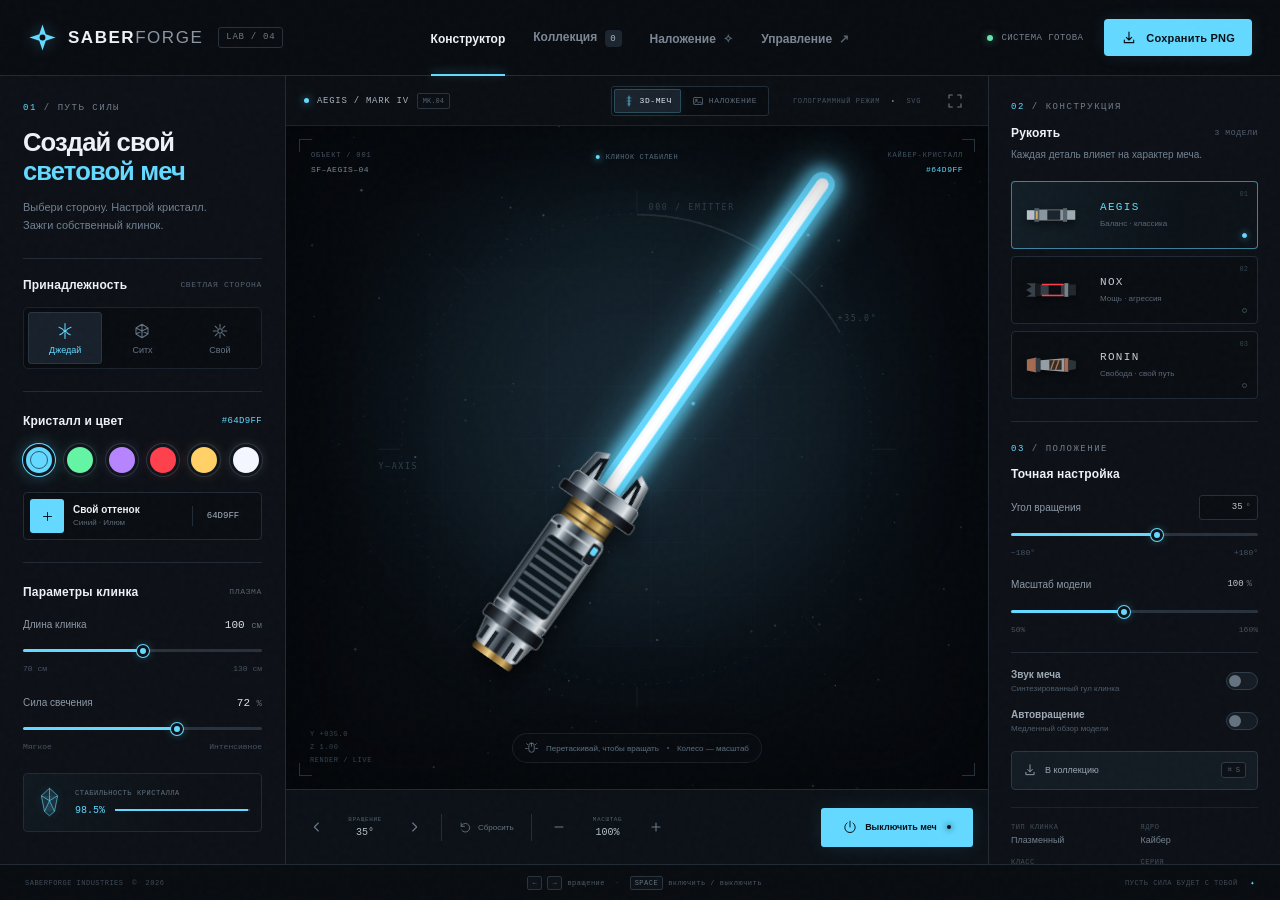
<file: saberforge-standalone.html>
<!DOCTYPE html>
<html lang="ru">
<head>
  <meta charset="UTF-8">
  <meta name="viewport" content="width=device-width, initial-scale=1.0">
  <meta name="theme-color" content="#090c11">
  <meta name="description" content="Saberforge — конструктор светового меча и наложение клинка на фото. Выберите путь, цвет кристалла и рукоять, вращайте, масштабируйте и ставьте меч на любое изображение.">
  <title>Saberforge — конструктор светового меча</title>
  <link rel="icon" href="data:image/svg+xml,%3Csvg xmlns='http://www.w3.org/2000/svg' viewBox='0 0 64 64'%3E%3Cpath fill='%2364d9ff' d='M32 2l7 23 23 7-23 7-7 23-7-23-23-7 23-7z'/%3E%3C/svg%3E">
  <style>
@charset "UTF-8";

:root {
  color-scheme: dark;
  --bg: #080a0e;
  --panel: #0d1117;
  --panel-deep: #090d12;
  --surface: #121821;
  --surface-hover: #18212c;
  --line: #222a34;
  --line-soft: #1a222c;
  --text: #edf2f7;
  --muted: #7d8997;
  --dim: #505c6a;
  --saber-color: #64d9ff;
  --saber-rgb: 100, 217, 255;
  --on-saber: #071016;
  --mono: "SFMono-Regular", Consolas, "Liberation Mono", Menlo, monospace;
  --sans: Inter, "Segoe UI", Roboto, Helvetica, Arial, sans-serif;
}

* { box-sizing: border-box; }
html { min-width: 320px; background: var(--bg); }
body {
  margin: 0;
  min-width: 320px;
  min-height: 100vh;
  color: var(--text);
  background:
    radial-gradient(circle at 50% -20%, rgba(74, 104, 133, .08), transparent 38%),
    var(--bg);
  font-family: var(--sans);
  font-size: 14px;
  -webkit-font-smoothing: antialiased;
}
body::before {
  content: "";
  position: fixed;
  inset: 0;
  z-index: 9999;
  opacity: .024;
  pointer-events: none;
  background-image: url("data:image/svg+xml,%3Csvg viewBox='0 0 180 180' xmlns='http://www.w3.org/2000/svg'%3E%3Cfilter id='n'%3E%3CfeTurbulence type='fractalNoise' baseFrequency='.85' numOctaves='4' stitchTiles='stitch'/%3E%3C/filter%3E%3Crect width='100%25' height='100%25' filter='url(%23n)' opacity='.8'/%3E%3C/svg%3E");
}
button, input { font: inherit; }
button { color: inherit; }
button, label, input[type="range"] { -webkit-tap-highlight-color: transparent; }
button { border: 0; cursor: pointer; }
button:focus-visible, input:focus-visible, .stage:focus-visible {
  outline: 2px solid var(--saber-color);
  outline-offset: 3px;
}
button:disabled { opacity: .55; cursor: wait; }
svg { display: block; }
::selection { color: #071016; background: var(--saber-color); }
::-webkit-scrollbar { width: 5px; height: 5px; }
::-webkit-scrollbar-track { background: transparent; }
::-webkit-scrollbar-thumb { background: #2a3541; border-radius: 8px; }

.app-shell { min-height: 100vh; display: flex; flex-direction: column; }
.topbar {
  height: 76px;
  flex: 0 0 76px;
  padding: 0 28px;
  display: grid;
  grid-template-columns: 1fr auto 1fr;
  align-items: center;
  gap: 24px;
  background: rgba(10, 13, 18, .96);
  border-bottom: 1px solid var(--line);
  position: relative;
  z-index: 20;
}
.brand {
  display: flex;
  align-items: center;
  justify-self: start;
  gap: 11px;
  padding: 0;
  background: transparent;
  text-align: left;
}
.brand-mark { width: 29px; height: 29px; color: var(--saber-color); filter: drop-shadow(0 0 8px rgba(var(--saber-rgb), .3)); transition: color .3s; }
.brand-word { font-size: 17px; font-weight: 800; letter-spacing: .09em; line-height: 1; }
.brand-word > span { color: #8b96a2; font-weight: 400; }
.brand-edition {
  margin-left: 4px;
  padding: 5px 7px;
  border: 1px solid #28323d;
  border-radius: 3px;
  color: #6d7884;
  font: 9px/1 var(--mono);
  letter-spacing: .08em;
}
.main-nav { align-self: stretch; display: flex; align-items: stretch; gap: 28px; }
.nav-link {
  position: relative;
  padding: 2px 0 0;
  background: transparent;
  color: #7b8794;
  font-size: 12px;
  font-weight: 600;
  white-space: nowrap;
  transition: color .2s;
}
.nav-link:hover { color: #e7edf3; }
.nav-link.active { color: var(--text); }
.nav-link.active::after {
  content: "";
  position: absolute;
  height: 2px;
  left: 0;
  right: 0;
  bottom: -1px;
  background: var(--saber-color);
  box-shadow: 0 -2px 10px rgba(var(--saber-rgb), .4);
}
.nav-count {
  display: inline-grid;
  place-items: center;
  min-width: 17px;
  height: 17px;
  margin-left: 4px;
  padding: 0 4px;
  border-radius: 4px;
  background: #1c2530;
  color: #a8b3bf;
  font: 9px var(--mono);
}
.nav-arrow { margin-left: 4px; color: #53606d; }
.top-actions { display: flex; align-items: center; justify-self: end; gap: 21px; }
.system-status { display: flex; align-items: center; gap: 8px; color: #74818e; font: 9px var(--mono); letter-spacing: .05em; text-transform: uppercase; }
.status-dot, .live-dot {
  display: inline-block;
  width: 6px;
  height: 6px;
  flex: 0 0 auto;
  border-radius: 50%;
  background: #66e3ac;
  box-shadow: 0 0 9px rgba(102, 227, 172, .55);
}
.button {
  min-height: 38px;
  padding: 0 16px;
  border: 1px solid transparent;
  border-radius: 4px;
  display: inline-flex;
  align-items: center;
  justify-content: center;
  gap: 9px;
  font-size: 11px;
  font-weight: 700;
  letter-spacing: .02em;
  transition: transform .2s, background .2s, box-shadow .2s;
}
.button:active { transform: translateY(1px); }
.button svg { width: 16px; height: 16px; fill: none; stroke: currentColor; stroke-width: 1.7; stroke-linecap: round; stroke-linejoin: round; }
.button-primary { background: var(--saber-color); color: var(--on-saber); box-shadow: 0 0 18px rgba(var(--saber-rgb), .09); }
.button-primary:hover { box-shadow: 0 0 24px rgba(var(--saber-rgb), .22); filter: brightness(1.06); }
.export-button { min-height: 37px; }

.workspace {
  flex: 1 0 auto;
  height: calc(100vh - 112px);
  min-height: 690px;
  display: grid;
  grid-template-columns: 286px minmax(450px, 1fr) 292px;
  overflow: hidden;
}
.panel {
  min-width: 0;
  background: var(--panel);
  overflow-y: auto;
  overflow-x: hidden;
  scrollbar-width: thin;
  position: relative;
  z-index: 5;
}
.left-panel { border-right: 1px solid var(--line); padding: 27px 23px 22px; }
.right-panel { border-left: 1px solid var(--line); padding: 26px 22px 20px; display: flex; flex-direction: column; }
.panel-intro { padding-bottom: 24px; }
.eyebrow { color: #6f7e8c; font: 9px/1.3 var(--mono); letter-spacing: .17em; text-transform: uppercase; }
.eyebrow > span { color: var(--saber-color); }
.panel-intro h1 { margin: 13px 0 12px; font-size: clamp(25px, 2vw, 31px); line-height: 1.13; letter-spacing: -.035em; font-weight: 550; }
.panel-intro h1 em { color: var(--saber-color); font-style: normal; font-weight: 650; transition: color .25s; }
.panel-intro p, .section-description { margin: 0; color: #718090; font-size: 11px; line-height: 1.65; }
.control-section { padding: 22px 0; border-top: 1px solid var(--line); }
.section-heading { display: flex; align-items: center; justify-content: space-between; gap: 10px; margin-bottom: 15px; }
.section-heading h2 { margin: 0; font-size: 12px; line-height: 1.2; font-weight: 650; letter-spacing: .015em; }
.micro-label { color: #546170; font: 8px var(--mono); letter-spacing: .08em; white-space: nowrap; }
.color-value { color: var(--saber-color); font: 9px var(--mono); letter-spacing: .04em; }

.faction-section { padding-top: 19px; }
.faction-switch { padding: 4px; display: grid; grid-template-columns: repeat(3, 1fr); gap: 3px; border: 1px solid #1b232d; border-radius: 5px; background: #090d12; }
.faction-button {
  height: 52px;
  padding: 5px 2px;
  border: 1px solid transparent;
  border-radius: 3px;
  background: transparent;
  color: #657382;
  display: flex;
  flex-direction: column;
  align-items: center;
  justify-content: center;
  gap: 5px;
  font-size: 9px;
  transition: color .2s, background .2s, border-color .2s;
}
.faction-button svg { width: 18px; height: 18px; fill: none; stroke: currentColor; stroke-width: 1.4; stroke-linecap: round; stroke-linejoin: round; }
.faction-button:hover { color: #b7c2cc; background: #111821; }
.faction-button.active { color: var(--saber-color); background: #18212b; border-color: #2a3541; box-shadow: 0 2px 9px rgba(0,0,0,.25); }

.swatches { display: grid; grid-template-columns: repeat(6, 1fr); gap: 9px; margin-bottom: 16px; }
.swatch {
  width: 100%;
  aspect-ratio: 1;
  max-width: 32px;
  min-width: 24px;
  justify-self: center;
  border-radius: 50%;
  position: relative;
  background: var(--swatch);
  border: 3px solid #10151b;
  box-shadow: 0 0 0 1px #2b3540, 0 0 12px color-mix(in srgb, var(--swatch) 14%, transparent);
  transition: transform .2s, box-shadow .2s;
}
.swatch:hover { transform: translateY(-2px) scale(1.07); box-shadow: 0 0 0 1px #66717d, 0 0 17px color-mix(in srgb, var(--swatch) 30%, transparent); }
.swatch.active { box-shadow: 0 0 0 1px var(--swatch), 0 0 16px color-mix(in srgb, var(--swatch) 32%, transparent); }
.swatch.active::after { content: ""; position: absolute; inset: 4px; border: 1px solid rgba(5,10,14,.6); border-radius: 50%; }
.swatch-white.active::after { border-color: rgba(5,10,14,.3); }
.custom-color-control {
  min-height: 48px;
  padding: 6px 8px 6px 6px;
  display: flex;
  align-items: center;
  gap: 9px;
  border: 1px solid #222c36;
  border-radius: 4px;
  background: #0a0e13;
  cursor: pointer;
}
.color-picker-wrap { width: 34px; height: 34px; flex: 0 0 34px; position: relative; border-radius: 3px; overflow: hidden; background: var(--saber-color); }
.color-picker-wrap input { position: absolute; inset: -8px; width: 52px; height: 52px; padding: 0; border: 0; cursor: pointer; opacity: 0; }
.color-picker-wrap svg { position: absolute; width: 15px; height: 15px; left: 10px; top: 10px; fill: none; stroke: var(--on-saber); stroke-width: 1.5; pointer-events: none; }
.custom-color-copy { min-width: 0; display: flex; flex-direction: column; gap: 3px; flex: 1; }
.custom-color-copy strong { font-size: 10px; font-weight: 600; }
.custom-color-copy small { max-width: 105px; overflow: hidden; text-overflow: ellipsis; white-space: nowrap; color: #5e6c7b; font-size: 8px; }
.hex-input { width: 61px; padding: 5px 3px; border: 0; border-left: 1px solid #222c36; border-radius: 0; background: transparent; color: #a6b2bd; font: 9px var(--mono); text-align: center; text-transform: uppercase; outline-offset: 0; }
.hex-input::before { content: "#"; }

.range-control + .range-control { margin-top: 19px; }
.range-label { min-height: 22px; margin-bottom: 8px; display: flex; align-items: center; justify-content: space-between; gap: 12px; }
.range-label > label { color: #8d99a6; font-size: 10px; }
.range-label > output { color: #d8e0e7; font: 11px var(--mono); }
.range-label > output span { color: #62707e; font-size: 9px; }
input[type="range"] {
  --range-progress: 50%;
  width: 100%;
  height: 14px;
  margin: 0;
  padding: 0;
  appearance: none;
  -webkit-appearance: none;
  background: transparent;
  cursor: pointer;
}
input[type="range"]::-webkit-slider-runnable-track { height: 3px; border-radius: 4px; background: linear-gradient(to right, var(--saber-color) 0 var(--range-progress), #28323d var(--range-progress) 100%); }
input[type="range"]::-moz-range-track { height: 3px; border-radius: 4px; background: linear-gradient(to right, var(--saber-color) 0 var(--range-progress), #28323d var(--range-progress) 100%); }
input[type="range"]::-webkit-slider-thumb { width: 12px; height: 12px; margin-top: -4.5px; appearance: none; -webkit-appearance: none; border: 3px solid #0d1218; border-radius: 50%; background: var(--saber-color); box-shadow: 0 0 0 1px var(--saber-color), 0 0 9px rgba(var(--saber-rgb), .35); }
input[type="range"]::-moz-range-thumb { width: 7px; height: 7px; border: 3px solid #0d1218; border-radius: 50%; background: var(--saber-color); box-shadow: 0 0 0 1px var(--saber-color); }
.range-extents { display: flex; justify-content: space-between; margin-top: 3px; color: #465361; font: 8px var(--mono); }
.crystal-status { min-height: 59px; padding: 10px 11px; display: flex; align-items: center; gap: 12px; border: 1px solid #202a34; border-radius: 4px; background: linear-gradient(110deg, rgba(var(--saber-rgb), .04), transparent 65%); }
.crystal-icon { width: 28px; height: 36px; display: grid; place-items: center; }
.crystal-icon svg { width: 25px; height: 32px; fill: rgba(var(--saber-rgb), .09); stroke: var(--saber-color); stroke-width: 1; filter: drop-shadow(0 0 5px rgba(var(--saber-rgb), .25)); }
.crystal-status-copy { min-width: 0; flex: 1; }
.crystal-status-copy > span { display: block; margin-bottom: 8px; color: #62707e; font: 7px var(--mono); letter-spacing: .08em; }
.stability-row { display: flex; align-items: center; gap: 10px; }
.stability-row strong { color: var(--saber-color); font: 10px var(--mono); }
.stability-track { height: 2px; flex: 1; background: #27313b; overflow: hidden; }
.stability-track i { display: block; height: 100%; width: 98.4%; background: var(--saber-color); box-shadow: 0 0 8px var(--saber-color); transition: width .3s; }

.stage-panel { min-width: 0; min-height: 0; display: flex; flex-direction: column; background: #080c11; position: relative; }
.stage-topbar { height: 50px; flex: 0 0 50px; padding: 0 18px; display: flex; align-items: center; gap: 16px; border-bottom: 1px solid var(--line-soft); background: #0b0f14; position: relative; z-index: 4; }
.model-title { display: flex; align-items: center; gap: 8px; white-space: nowrap; }
.model-title strong { font: 9px var(--mono); letter-spacing: .08em; color: #a5b0bb; }
.live-dot { width: 5px; height: 5px; background: var(--saber-color); box-shadow: 0 0 8px rgba(var(--saber-rgb), .7); }
.model-tag { padding: 3px 5px; border: 1px solid #28333e; border-radius: 2px; color: #556270; font: 7px var(--mono); }
.stage-mode { margin-left: auto; color: #455360; font: 7px var(--mono); letter-spacing: .09em; white-space: nowrap; }
.stage-mode span { margin: 0 6px; color: #6d7d8b; }
.icon-button { width: 31px; height: 31px; padding: 0; display: inline-grid; place-items: center; flex: 0 0 auto; border: 1px solid transparent; border-radius: 3px; background: transparent; color: #6c7a88; transition: color .2s, background .2s, border-color .2s; }
.icon-button:hover { color: #e2e9ef; border-color: #2a3541; background: #151c24; }
.icon-button svg { width: 16px; height: 16px; fill: none; stroke: currentColor; stroke-width: 1.6; stroke-linecap: round; stroke-linejoin: round; }
.fullscreen-button { margin-left: 2px; }
.stage { flex: 1; min-height: 0; position: relative; overflow: hidden; cursor: grab; touch-action: none; isolation: isolate; background: radial-gradient(ellipse at 52% 44%, #101923 0, #090e14 46%, #070a0e 82%); }
.stage:active, .stage.dragging { cursor: grabbing; }
#starsCanvas { position: absolute; inset: 0; width: 100%; height: 100%; z-index: -1; opacity: .8; }
.stage-grid { position: absolute; inset: 0; z-index: -1; opacity: .28; background-image: linear-gradient(rgba(113, 141, 164, .1) 1px, transparent 1px), linear-gradient(90deg, rgba(113, 141, 164, .1) 1px, transparent 1px); background-size: 52px 52px; mask-image: radial-gradient(ellipse at center, #000 10%, transparent 75%); -webkit-mask-image: radial-gradient(ellipse at center, #000 10%, transparent 75%); }
.ambient-glow { position: absolute; z-index: -1; width: 64%; aspect-ratio: 1; left: 18%; top: 8%; border-radius: 50%; background: rgba(var(--saber-rgb), .065); filter: blur(70px); transition: background .35s; }
.stage-vignette { position: absolute; inset: 0; z-index: 2; pointer-events: none; box-shadow: inset 0 0 100px 22px rgba(2,4,7,.55); }
.saber-svg { position: absolute; inset: 0; z-index: 1; width: 100%; height: 100%; overflow: hidden; user-select: none; }
#saberTransform { transform-origin: 0 0; }
#bladeScaler { will-change: transform; }
.stage-label { position: absolute; z-index: 3; top: 25px; display: flex; flex-direction: column; gap: 6px; pointer-events: none; }
.stage-label > span { color: #40505f; font: 7px var(--mono); letter-spacing: .12em; }
.stage-label > strong { color: #788897; font: 8px var(--mono); letter-spacing: .06em; font-weight: 400; }
.stage-label-left { left: 25px; }
.stage-label-right { right: 25px; text-align: right; }
.stage-label-right strong { color: var(--saber-color); }
.stage-status { position: absolute; top: 27px; left: 50%; transform: translateX(-50%); z-index: 3; display: flex; align-items: center; gap: 6px; color: #566979; font: 7px var(--mono); letter-spacing: .09em; pointer-events: none; }
.stage-status i { width: 4px; height: 4px; border-radius: 50%; background: var(--saber-color); box-shadow: 0 0 7px var(--saber-color); }
.stage.is-off .stage-status { color: #6d7077; }
.stage.is-off .stage-status i { background: #60666e; box-shadow: none; }
.drag-hint { position: absolute; z-index: 4; bottom: 26px; left: 50%; transform: translateX(-50%); min-height: 30px; padding: 0 12px; display: flex; align-items: center; gap: 8px; border: 1px solid rgba(70, 87, 102, .28); border-radius: 20px; background: rgba(9, 14, 19, .68); backdrop-filter: blur(8px); color: #607180; font-size: 8px; white-space: nowrap; pointer-events: none; transition: opacity .4s; }
.drag-hint svg { width: 13px; height: 13px; fill: none; stroke: #738594; stroke-width: 1.4; stroke-linecap: round; stroke-linejoin: round; }
.drag-hint i { width: 2px; height: 2px; border-radius: 50%; background: #4b5b69; }
.stage.has-interacted .drag-hint { opacity: .35; }
.view-data { position: absolute; z-index: 3; left: 24px; bottom: 25px; display: flex; flex-direction: column; gap: 5px; color: #344452; font: 7px var(--mono); letter-spacing: .08em; pointer-events: none; }
.corner { position: absolute; z-index: 3; width: 13px; height: 13px; pointer-events: none; opacity: .45; }
.corner-tl { top: 13px; left: 13px; border-top: 1px solid #526574; border-left: 1px solid #526574; }
.corner-tr { top: 13px; right: 13px; border-top: 1px solid #526574; border-right: 1px solid #526574; }
.corner-bl { bottom: 13px; left: 13px; border-bottom: 1px solid #526574; border-left: 1px solid #526574; }
.corner-br { bottom: 13px; right: 13px; border-bottom: 1px solid #526574; border-right: 1px solid #526574; }
.stage-toolbar { min-height: 75px; flex: 0 0 75px; padding: 0 15px; display: flex; align-items: center; gap: 10px; border-top: 1px solid var(--line); background: #0c1117; position: relative; z-index: 5; }
.toolbar-group { display: flex; align-items: center; gap: 4px; }
.toolbar-readout { width: 58px; display: flex; flex-direction: column; align-items: center; gap: 4px; }
.toolbar-readout span { color: #4e5d6b; font: 6px var(--mono); letter-spacing: .1em; }
.toolbar-readout strong { color: #b5c0ca; font: 10px var(--mono); font-weight: 400; }
.toolbar-divider { width: 1px; height: 27px; margin: 0 2px; background: #232d37; }
.reset-button { height: 32px; padding: 0 5px; display: flex; align-items: center; gap: 6px; background: transparent; color: #657482; font-size: 8px; }
.reset-button:hover { color: #c1ccd5; }
.reset-button svg { width: 13px; height: 13px; fill: none; stroke: currentColor; stroke-width: 1.6; stroke-linecap: round; stroke-linejoin: round; }
.ignite-button { min-width: 152px; height: 39px; margin-left: auto; padding: 0 12px; display: flex; align-items: center; justify-content: center; gap: 8px; border-radius: 3px; background: var(--saber-color); color: var(--on-saber); font-size: 9px; font-weight: 750; box-shadow: 0 0 20px rgba(var(--saber-rgb), .1); transition: background .25s, box-shadow .25s, color .25s; }
.ignite-button:hover { box-shadow: 0 0 24px rgba(var(--saber-rgb), .25); }
.ignite-button svg { width: 14px; height: 14px; fill: none; stroke: currentColor; stroke-width: 1.7; stroke-linecap: round; }
.ignite-button i { width: 4px; height: 4px; margin-left: 2px; border-radius: 50%; background: currentColor; box-shadow: 0 0 6px currentColor; }
.stage-panel.blade-off .ignite-button { color: #8c98a4; background: #18212a; box-shadow: none; border: 1px solid #2a3540; }
.stage-panel.blade-off .ignite-button i { box-shadow: none; opacity: .5; }

.right-panel > .control-section:first-child { border-top: 0; padding-top: 0; }
.right-panel .eyebrow { margin-bottom: 12px; }
.hilt-heading { margin-bottom: 7px; }
.hilt-section .section-description { margin-bottom: 17px; font-size: 10px; }
.hilt-options { display: flex; flex-direction: column; gap: 7px; }
.hilt-card { min-height: 68px; width: 100%; padding: 7px 10px 7px 4px; position: relative; display: flex; align-items: center; gap: 6px; text-align: left; border: 1px solid #202a34; border-radius: 4px; background: #0a0e13; transition: background .2s, border-color .2s; }
.hilt-card:hover { background: #111821; border-color: #35424e; }
.hilt-card.active { border-color: rgba(var(--saber-rgb), .55); background: linear-gradient(100deg, rgba(var(--saber-rgb), .07), #0c1218 70%); }
.hilt-preview { width: 78px; height: 48px; flex: 0 0 78px; display: grid; place-items: center; }
.hilt-preview svg { width: 75px; height: 40px; filter: drop-shadow(0 4px 4px rgba(0,0,0,.45)); }
.hilt-card-copy { display: flex; flex-direction: column; gap: 6px; }
.hilt-card-copy strong { color: #c4cdd5; font: 11px var(--mono); letter-spacing: .12em; }
.hilt-card-copy small { color: #596776; font-size: 8px; }
.hilt-card.active .hilt-card-copy strong { color: var(--saber-color); }
.hilt-card-index { position: absolute; right: 9px; top: 8px; color: #35434f; font: 7px var(--mono); }
.selected-indicator { position: absolute; right: 10px; bottom: 10px; width: 5px; height: 5px; border: 1px solid #3a4854; border-radius: 50%; }
.hilt-card.active .selected-indicator { border-color: var(--saber-color); background: var(--saber-color); box-shadow: 0 0 7px rgba(var(--saber-rgb), .65); }
.position-section { padding-bottom: 18px; }
.position-section .section-heading { margin-bottom: 13px; }
.position-control + .position-control { margin-top: 15px; }
.number-field { height: 25px; min-width: 59px; padding: 0 6px; display: flex; align-items: center; justify-content: flex-end; border: 1px solid #25303a; border-radius: 3px; background: #0a0e13; color: #647280; font: 9px var(--mono); }
.number-field input { width: 35px; padding: 0; border: 0; outline: 0; background: transparent; color: #bdc7d0; font: 9px var(--mono); text-align: right; appearance: textfield; -moz-appearance: textfield; }
.number-field input::-webkit-inner-spin-button, .number-field input::-webkit-outer-spin-button { -webkit-appearance: none; margin: 0; }
.number-field span { margin-left: 3px; }
.static-number { border: 0; background: transparent; }
.static-number output { color: #bdc7d0; }
.experience-section { padding: 16px 0; }
.toggle-row { display: flex; align-items: center; justify-content: space-between; gap: 15px; }
.toggle-row + .toggle-row { margin-top: 16px; }
.toggle-row > div { display: flex; flex-direction: column; gap: 4px; }
.toggle-row strong { color: #9da9b4; font-size: 10px; font-weight: 550; }
.toggle-row small { color: #4e5c6a; font-size: 8px; }
.switch { width: 32px; height: 18px; padding: 2px; flex: 0 0 auto; border: 1px solid #303c47; border-radius: 20px; background: #151c24; transition: background .2s, border-color .2s; }
.switch span { display: block; width: 12px; height: 12px; border-radius: 50%; background: #657380; transition: transform .2s, background .2s; }
.switch[aria-checked="true"] { border-color: rgba(var(--saber-rgb), .55); background: rgba(var(--saber-rgb), .15); }
.switch[aria-checked="true"] span { transform: translateX(14px); background: var(--saber-color); box-shadow: 0 0 7px rgba(var(--saber-rgb), .4); }
.right-bottom { margin-top: auto; padding-top: 2px; }
.save-collection-button { width: 100%; height: 39px; padding: 0 11px; display: flex; align-items: center; gap: 8px; border: 1px solid #2b3742; border-radius: 4px; background: #131b23; color: #9ba8b4; font-size: 9px; transition: background .2s, color .2s, border-color .2s; }
.save-collection-button:hover { color: var(--saber-color); border-color: rgba(var(--saber-rgb), .4); background: rgba(var(--saber-rgb), .06); }
.save-collection-button svg { width: 14px; height: 14px; fill: none; stroke: currentColor; stroke-width: 1.5; stroke-linecap: round; stroke-linejoin: round; }
.save-collection-button kbd { margin-left: auto; padding: 3px 5px; border: 1px solid #303b46; border-radius: 3px; color: #53606d; background: #0c1117; font: 7px var(--mono); }
.spec-grid { margin-top: 17px; padding-top: 15px; display: grid; grid-template-columns: 1fr 1fr; gap: 13px 12px; border-top: 1px solid var(--line-soft); }
.spec-grid > div { display: flex; flex-direction: column; gap: 4px; }
.spec-grid span { color: #414e5b; font: 7px var(--mono); letter-spacing: .08em; }
.spec-grid strong { color: #74818e; font-size: 9px; font-weight: 450; }

.footer { height: 36px; flex: 0 0 36px; padding: 0 25px; display: flex; align-items: center; justify-content: space-between; gap: 20px; border-top: 1px solid var(--line); background: #090c10; color: #3f4b57; font: 7px var(--mono); letter-spacing: .07em; }
.footer i { margin: 0 4px; font-style: normal; }
.footer-tip { display: flex; align-items: center; gap: 5px; color: #4b5864; }
.footer kbd { min-width: 15px; padding: 2px 4px; border: 1px solid #29343e; border-radius: 2px; background: #0d1218; color: #65717d; font: 7px var(--mono); text-align: center; }
.footer-tip b { margin: 0 5px; font-weight: 400; color: #313e49; }
.footer-signature span { margin-left: 8px; color: var(--saber-color); }

.modal { width: min(760px, calc(100vw - 32px)); max-height: calc(100vh - 48px); padding: 28px; border: 1px solid #2b3844; border-radius: 8px; background: #0d131a; color: var(--text); box-shadow: 0 30px 100px rgba(0,0,0,.7), 0 0 60px rgba(var(--saber-rgb), .05); overflow-y: auto; }
.modal::backdrop { background: rgba(3,6,9,.78); backdrop-filter: blur(7px); }
.modal[open] { animation: modalIn .22s ease-out; }
@keyframes modalIn { from { opacity: 0; transform: translateY(10px) scale(.985); } to { opacity: 1; transform: translateY(0) scale(1); } }
.modal-header { display: flex; justify-content: space-between; gap: 20px; padding-bottom: 23px; border-bottom: 1px solid var(--line); }
.modal-header h2 { margin: 8px 0 6px; font-size: 26px; letter-spacing: -.03em; font-weight: 550; }
.modal-header p { margin: 0; color: #687786; font-size: 11px; }
.modal-close { border-color: #2a3540; }
.collection-grid { padding-top: 22px; display: grid; grid-template-columns: repeat(2, minmax(0, 1fr)); gap: 13px; }
.empty-collection { grid-column: 1 / -1; min-height: 250px; display: flex; flex-direction: column; align-items: center; justify-content: center; text-align: center; }
.empty-collection-gem { width: 58px; height: 58px; margin-bottom: 18px; display: grid; place-items: center; border: 1px solid #283642; border-radius: 50%; color: var(--saber-color); background: rgba(var(--saber-rgb), .04); font-size: 23px; }
.empty-collection strong { margin-bottom: 8px; font-size: 15px; font-weight: 550; }
.empty-collection p { max-width: 300px; margin: 0; color: #60707f; font-size: 11px; line-height: 1.6; }
.collection-card { min-width: 0; overflow: hidden; border: 1px solid #26323d; border-radius: 5px; background: #090e14; }
.collection-card-preview { height: 140px; position: relative; display: grid; place-items: center; overflow: hidden; background-image: linear-gradient(rgba(106,135,157,.06) 1px, transparent 1px), linear-gradient(90deg, rgba(106,135,157,.06) 1px, transparent 1px), radial-gradient(circle, #14202b, #080c11 75%); background-size: 25px 25px, 25px 25px, 100% 100%; }
.mini-saber { width: 8px; height: 95px; position: relative; border-radius: 8px; background: #fff; box-shadow: 0 0 5px 2px var(--mini-color), 0 0 16px 5px var(--mini-color), 0 0 32px 9px color-mix(in srgb, var(--mini-color) 45%, transparent); transform: rotate(35deg); }
.mini-saber::after { content: ""; position: absolute; width: 13px; height: 39px; left: -2.5px; bottom: -38px; border-radius: 2px 2px 4px 4px; background: repeating-linear-gradient(to bottom, #7d8992 0 4px, #202830 4px 7px); border: 1px solid #87939d; }
.collection-card-info { padding: 13px; }
.collection-card-title { display: flex; align-items: center; justify-content: space-between; gap: 8px; }
.collection-card-title strong { font: 11px var(--mono); letter-spacing: .08em; }
.collection-card-title span { color: var(--mini-color); font: 8px var(--mono); }
.collection-card-meta { margin: 7px 0 12px; color: #536170; font-size: 8px; }
.collection-card-actions { display: flex; gap: 7px; }
.collection-load { flex: 1; height: 29px; border-radius: 3px; background: #1a242e; color: #b4c0ca; font-size: 9px; }
.collection-load:hover { color: var(--mini-color); }
.collection-delete { width: 31px; border: 1px solid #29343e; border-radius: 3px; background: transparent; color: #61707e; }
.collection-delete:hover { color: #ff727b; border-color: #61383d; }
.help-list { padding: 10px 0 20px; }
.help-list > div { min-height: 88px; padding: 18px 0; display: grid; grid-template-columns: 28px 1fr auto; gap: 14px; align-items: start; border-bottom: 1px solid var(--line-soft); }
.help-number { color: var(--saber-color); font: 9px var(--mono); }
.help-list strong { font-size: 12px; font-weight: 600; }
.help-list p { margin: 6px 0 0; max-width: 490px; color: #71808f; font-size: 10px; line-height: 1.6; }
.help-list kbd { padding: 5px 7px; border: 1px solid #2c3944; border-radius: 3px; background: #111923; color: #8c9aa7; font: 9px var(--mono); white-space: nowrap; }
.help-gem { padding: 1px 7px; color: var(--saber-color); }
.help-ready { width: 100%; }
.toast { position: fixed; z-index: 10000; left: 50%; bottom: 92px; transform: translate(-50%, 20px); min-height: 43px; padding: 0 17px; display: flex; align-items: center; gap: 10px; border: 1px solid #34434f; border-radius: 5px; background: rgba(15,22,29,.96); box-shadow: 0 12px 40px rgba(0,0,0,.45); color: #c8d2da; font-size: 11px; opacity: 0; pointer-events: none; transition: opacity .25s, transform .25s; }
.toast.visible { opacity: 1; transform: translate(-50%, 0); }
.toast-icon { width: 19px; height: 19px; display: grid; place-items: center; border-radius: 50%; background: rgba(var(--saber-rgb), .12); color: var(--saber-color); font-size: 10px; }

.stage-panel:fullscreen { width: 100vw; height: 100vh; background: #080c11; }
.stage-panel:fullscreen .stage-topbar { height: 58px; flex-basis: 58px; }
.stage-panel:fullscreen .stage-toolbar { flex-basis: 82px; padding-left: max(20px, calc((100vw - 700px)/2)); padding-right: max(20px, calc((100vw - 700px)/2)); }
.stage-panel:fullscreen .saber-svg { height: 100%; }

@media (min-width: 1550px) {
  .workspace { grid-template-columns: 310px minmax(550px, 1fr) 316px; }
  .left-panel { padding-left: 27px; padding-right: 27px; }
  .right-panel { padding-left: 25px; padding-right: 25px; }
  .panel-intro h1 { font-size: 33px; }
  .control-section { padding-top: 25px; padding-bottom: 25px; }
  .hilt-card { min-height: 74px; }
  .right-panel .control-section:first-child { padding-top: 0; }
}

@media (max-width: 1180px) {
  .topbar { padding: 0 20px; grid-template-columns: auto 1fr auto; gap: 18px; }
  .main-nav { justify-self: center; gap: 20px; }
  .system-status { display: none; }
  .brand-edition { display: none; }
  .workspace { grid-template-columns: 255px minmax(390px, 1fr) 260px; }
  .left-panel { padding-left: 18px; padding-right: 18px; }
  .right-panel { padding-left: 17px; padding-right: 17px; }
  .stage-mode { display: none; }
  .stage-toolbar { padding: 0 9px; gap: 5px; }
  .toolbar-readout { width: 48px; }
  .toolbar-divider { margin: 0; }
  .reset-button span { display: none; }
  .ignite-button { min-width: 126px; padding: 0 9px; font-size: 8px; }
  .second-divider { display: none; }
  .hilt-preview { width: 66px; flex-basis: 66px; }
  .hilt-preview svg { width: 65px; }
  .footer-signature { display: none; }
}

@media (max-width: 1050px) and (min-width: 941px) {
  .stage-toolbar .reset-button, .stage-toolbar .toolbar-divider { display: none; }
  .stage-toolbar .rotation-group, .stage-toolbar .scale-group { flex: 1; justify-content: center; }
  .ignite-button { min-width: 112px; }
}

@media (max-width: 940px) {
  .topbar { grid-template-columns: auto 1fr auto; height: 68px; flex-basis: 68px; }
  .main-nav { gap: 16px; }
  .nav-link { font-size: 10px; }
  #helpButton { display: none; }
  .export-button { width: 37px; padding: 0; }
  .export-button span { display: none; }
  .workspace { height: auto; min-height: 0; grid-template-columns: 245px minmax(0, 1fr); grid-template-rows: minmax(650px, calc(100vh - 104px)) auto; overflow: visible; }
  .left-panel { grid-column: 1; grid-row: 1; }
  .stage-panel { grid-column: 2; grid-row: 1; }
  .right-panel { grid-column: 1 / -1; grid-row: 2; display: grid; grid-template-columns: 1.2fr 1fr 1fr; gap: 24px; padding: 25px; border-left: 0; border-top: 1px solid var(--line); overflow: visible; }
  .right-panel > .control-section:first-child { grid-row: 1 / 3; }
  .right-panel .control-section { border-top: 0; padding: 0; }
  .right-bottom { margin: 0; grid-column: 2 / 4; }
  .spec-grid { display: none; }
  .hilt-card { min-height: 62px; }
  .footer { height: 36px; }
}

@media (max-width: 680px) {
  .topbar { height: 62px; flex-basis: 62px; padding: 0 15px; gap: 10px; grid-template-columns: 1fr auto auto; }
  .brand { gap: 8px; }
  .brand-mark { width: 24px; height: 24px; }
  .brand-word { font-size: 14px; }
  .main-nav { justify-self: end; }
  .nav-link { display: none; }
  #collectionButton { display: block; font-size: 0; }
  #collectionButton::before { content: "Коллекция"; font-size: 9px; }
  .nav-count { font-size: 8px; }
  .export-button { min-height: 34px; width: 34px; }
  .workspace { display: flex; flex-direction: column; }
  .stage-panel { order: 1; height: 650px; min-height: 650px; }
  .left-panel { order: 2; display: grid; grid-template-columns: 1fr 1fr; gap: 0 22px; padding: 25px 20px; border-right: 0; border-top: 1px solid var(--line); overflow: visible; }
  .panel-intro { grid-column: 1 / -1; }
  .panel-intro h1 { font-size: 31px; }
  .left-panel .control-section { min-width: 0; }
  .faction-section { grid-column: 1; }
  .color-section { grid-column: 2; grid-row: 2 / 4; border-top: 1px solid var(--line); }
  .blade-settings { grid-column: 1; }
  .crystal-status { grid-column: 1 / -1; margin-top: 4px; }
  .right-panel { order: 3; display: grid; grid-template-columns: 1fr 1fr; padding: 25px 20px; gap: 24px; }
  .right-panel > .control-section:first-child { grid-column: 1 / -1; grid-row: auto; }
  .hilt-options { display: grid; grid-template-columns: repeat(3, 1fr); }
  .hilt-card { min-height: 116px; flex-direction: column; justify-content: center; text-align: center; gap: 0; padding: 6px; }
  .hilt-preview { height: 55px; }
  .hilt-card-copy { gap: 5px; }
  .hilt-card-index { display: none; }
  .selected-indicator { right: 7px; bottom: 7px; }
  .position-section { grid-column: 1; }
  .experience-section { grid-column: 2; }
  .right-bottom { grid-column: 1 / -1; }
  .footer { order: 4; height: 40px; flex-basis: 40px; padding: 0 15px; }
  .footer-tip { display: none; }
  .stage-topbar { padding: 0 13px; }
  .stage-label-right { display: none; }
  .stage-label-left { left: 20px; }
  .stage-status { left: auto; right: 20px; transform: none; }
  .stage-toolbar { min-height: 72px; flex-basis: 72px; flex-wrap: wrap; justify-content: center; gap: 4px; padding: 8px 10px; }
  .stage-toolbar .rotation-group, .stage-toolbar .scale-group { flex: 1; justify-content: center; }
  .stage-toolbar .reset-button, .stage-toolbar .toolbar-divider { display: none; }
  .ignite-button { min-width: 132px; }
  .drag-hint { bottom: 21px; }
  .view-data { display: none; }
  .modal { padding: 21px; }
  .collection-grid { grid-template-columns: 1fr; }
  .help-list > div { grid-template-columns: 24px 1fr; }
  .help-list > div > kbd, .help-list > div > .help-gem { display: none; }
}

@media (max-width: 430px) {
  .stage-panel { height: 590px; min-height: 590px; }
  .stage-toolbar { min-height: 116px; flex-basis: 116px; align-content: center; }
  .stage-toolbar .rotation-group, .stage-toolbar .scale-group { flex: 0 1 50%; }
  .ignite-button { order: 5; flex-basis: 100%; height: 36px; }
  .left-panel { display: block; }
  .left-panel .control-section { border-top: 1px solid var(--line); }
  .panel-intro { padding-bottom: 25px; }
  .swatches { gap: 12px; }
  .swatch { max-width: 38px; }
  .crystal-status { margin-top: 0; }
  .right-panel { display: block; }
  .right-panel .control-section { padding: 23px 0; border-top: 1px solid var(--line); }
  .right-panel > .control-section:first-child { padding-top: 0; border-top: 0; }
  .right-bottom { padding-top: 4px; }
  .hilt-card-copy small { font-size: 7px; }
  .hilt-preview { width: 65px; flex-basis: 65px; }
  .hilt-preview svg { width: 65px; }
  .modal-header h2 { font-size: 23px; }
}

@media (prefers-reduced-motion: reduce) {
  *, *::before, *::after { scroll-behavior: auto !important; animation-duration: .01ms !important; animation-iteration-count: 1 !important; transition-duration: .01ms !important; }
}

/* ============================================================
   04 / COMPOSITE MODE — наложение меча на фотографию
   ============================================================ */
[hidden] { display: none !important; }

.stage-topbar .stage-mode { margin-left: 8px; }
.mode-switch {
  margin-left: auto;
  display: flex;
  gap: 2px;
  padding: 2px;
  border: 1px solid #232d37;
  border-radius: 3px;
  background: #080c11;
}
.mode-tab {
  height: 24px;
  padding: 0 9px;
  display: inline-flex;
  align-items: center;
  gap: 5px;
  border-radius: 2px;
  background: transparent;
  color: #5c6a78;
  font: 8px var(--mono);
  letter-spacing: .07em;
  text-transform: uppercase;
  transition: background .2s, color .2s, box-shadow .2s;
}
.mode-tab svg { width: 12px; height: 12px; fill: none; stroke: currentColor; stroke-width: 1.6; stroke-linecap: round; stroke-linejoin: round; }
.mode-tab:hover { color: #c3cdd6; }
.mode-tab.active {
  color: #e6eef5;
  background: #1a232d;
  box-shadow: inset 0 0 0 1px rgba(var(--saber-rgb), .22), 0 0 12px rgba(var(--saber-rgb), .06);
}
.mode-tab.active svg { color: var(--saber-color); }

.compose-stage {
  flex: 1;
  min-height: 0;
  position: relative;
  overflow: hidden;
  touch-action: none;
  isolation: isolate;
  background:
    radial-gradient(circle at 50% 42%, rgba(var(--saber-rgb), .05), transparent 62%),
    repeating-linear-gradient(45deg, rgba(120, 148, 172, .022) 0 2px, transparent 2px 9px),
    #070a0e;
}
.compose-empty {
  position: absolute;
  inset: 0;
  display: grid;
  place-items: center;
  padding: 24px;
}
.compose-empty-card {
  max-width: 400px;
  padding: 30px 30px 26px;
  text-align: center;
  border: 1px dashed #2b3742;
  border-radius: 5px;
  background: linear-gradient(180deg, rgba(18, 25, 33, .92), rgba(10, 14, 19, .92));
  box-shadow: 0 24px 60px rgba(0, 0, 0, .45);
}
.compose-empty-card { transition: border-color .2s, box-shadow .2s, background .2s; }
.compose-empty.is-dragging .compose-empty-card {
  border-color: rgba(var(--saber-rgb), .75);
  border-style: solid;
  background: linear-gradient(180deg, rgba(var(--saber-rgb), .12), rgba(10, 14, 19, .95));
  box-shadow: 0 0 0 1px rgba(var(--saber-rgb), .35), 0 24px 60px rgba(0, 0, 0, .5), 0 0 60px rgba(var(--saber-rgb), .18);
}
.compose-empty-card .eyebrow { justify-content: center; margin-bottom: 13px; }
.compose-empty-icon { position: relative; width: 62px; height: 62px; margin: 0 auto 16px; display: grid; place-items: center; border: 1px solid #2b3743; border-radius: 50%; background: rgba(var(--saber-rgb), .05); }
.compose-empty-icon svg { width: 30px; height: 30px; fill: none; stroke: #7f93a4; stroke-width: 1.6; stroke-linecap: round; stroke-linejoin: round; }
.compose-empty-icon span { position: absolute; right: -2px; bottom: -2px; width: 20px; height: 20px; display: grid; place-items: center; border-radius: 50%; background: var(--saber-color); color: var(--on-saber); font-size: 10px; box-shadow: 0 0 14px rgba(var(--saber-rgb), .45); }
.compose-empty-card h2 { margin: 0 0 9px; font-size: 21px; font-weight: 650; letter-spacing: -.01em; }
.compose-empty-card p { margin: 0 0 20px; color: #7f8d9b; font-size: 11.5px; line-height: 1.6; }
.compose-empty-actions { display: flex; gap: 8px; justify-content: center; flex-wrap: wrap; }
.button-ghost { min-height: 34px; padding: 0 14px; border: 1px solid #2c3843; background: #111821; color: #b8c4ce; border-radius: 3px; display: inline-flex; align-items: center; gap: 8px; font-size: 10px; font-weight: 650; }
.button-ghost:hover { border-color: #3b4a58; background: #16202a; color: #e2ebf2; }
.compose-empty-note { display: block; margin-top: 16px; color: #4e5c6a; font: 8px/1.7 var(--mono); letter-spacing: .05em; }

.compose-viewport {
  position: absolute;
  inset: 24px;
  display: flex;
  align-items: center;
  justify-content: center;
  overflow: hidden;
}
.compose-frame {
  position: relative;
  flex: 0 0 auto;
  cursor: grab;
  box-shadow: 0 22px 60px rgba(0, 0, 0, .55), 0 0 0 1px rgba(120, 148, 172, .18);
  background: #0b0f14;
}
.compose-frame.dragging { cursor: grabbing; }
.compose-image { display: block; width: 100%; height: 100%; user-select: none; -webkit-user-select: none; -webkit-user-drag: none; pointer-events: none; }
.compose-svg { position: absolute; inset: 0; width: 100%; height: 100%; overflow: visible; pointer-events: none; }

.ov-guide { position: absolute; width: 1px; transform-origin: 0 50%; background: repeating-linear-gradient(to bottom, rgba(180, 210, 235, .42) 0 5px, transparent 5px 11px); pointer-events: none; }
.ov-pivot { position: absolute; width: 11px; height: 11px; transform: translate(-50%, -50%); border: 1px solid rgba(var(--saber-rgb), .85); border-radius: 50%; background: rgba(7, 11, 15, .7); box-shadow: 0 0 10px rgba(var(--saber-rgb), .45); pointer-events: none; }
.ov-pivot::after { content: ""; position: absolute; inset: 4px; border-radius: 50%; background: var(--saber-color); }
.ov-handle {
  position: absolute;
  width: 27px;
  height: 27px;
  padding: 0;
  transform: translate(-50%, -50%);
  display: grid;
  place-items: center;
  border: 1px solid rgba(var(--saber-rgb), .6);
  border-radius: 50%;
  background: rgba(9, 14, 19, .86);
  color: var(--saber-color);
  cursor: grab;
  touch-action: none;
  box-shadow: 0 3px 12px rgba(0, 0, 0, .55), 0 0 0 4px rgba(9, 14, 19, .28);
  transition: background .18s, box-shadow .18s, transform .06s;
}
.ov-handle svg { width: 14px; height: 14px; fill: none; stroke: currentColor; stroke-width: 1.7; stroke-linecap: round; stroke-linejoin: round; }
.ov-handle:hover { background: rgba(var(--saber-rgb), .18); box-shadow: 0 3px 14px rgba(0, 0, 0, .6), 0 0 0 4px rgba(var(--saber-rgb), .16); }
.ov-handle:active, .ov-handle.dragging { cursor: grabbing; }
.ov-handle-scale { border-radius: 6px; }

.compose-hint {
  position: absolute;
  z-index: 4;
  left: 50%;
  bottom: 16px;
  transform: translateX(-50%);
  padding: 0 13px;
  min-height: 28px;
  max-width: calc(100% - 32px);
  display: flex;
  align-items: center;
  gap: 8px;
  border: 1px solid rgba(70, 87, 102, .3);
  border-radius: 20px;
  background: rgba(8, 12, 17, .78);
  backdrop-filter: blur(8px);
  color: #6d7f8e;
  font-size: 8px;
  white-space: nowrap;
  pointer-events: none;
}
.compose-hint svg { width: 13px; height: 13px; flex: 0 0 13px; fill: none; stroke: #7d909f; stroke-width: 1.4; stroke-linecap: round; stroke-linejoin: round; }
.compose-hint i { width: 2px; height: 2px; flex: 0 0 2px; border-radius: 50%; background: #4b5b69; }

.compose-toolbar .toolbar-photo-button {
  height: 33px;
  padding: 0 10px;
  display: flex;
  align-items: center;
  gap: 6px;
  border: 1px solid #2a3541;
  border-radius: 3px;
  background: #111821;
  color: #9caab6;
  font-size: 8px;
  letter-spacing: .04em;
  transition: color .2s, border-color .2s, background .2s;
}
.compose-toolbar .toolbar-photo-button:hover { color: #e6eef5; border-color: rgba(var(--saber-rgb), .38); background: rgba(var(--saber-rgb), .07); }
.compose-toolbar .toolbar-photo-button svg { width: 14px; height: 14px; fill: none; stroke: currentColor; stroke-width: 1.6; stroke-linecap: round; stroke-linejoin: round; }
.compose-toolbar { gap: 6px; }
.compose-toolbar .reset-button { padding: 0 3px; }
.compose-toolbar .flip-button span,
.compose-toolbar #resetComposeButton span { display: none; }
.compose-toolbar .reset-button svg { width: 15px; height: 15px; }
.compose-toolbar .toolbar-readout { width: 52px; }
.compose-toolbar .ignite-button { min-width: 138px; }
.position-section { transition: opacity .25s; }
.position-section.is-inactive { opacity: .4; pointer-events: none; }
.flip-button[aria-pressed="true"] { color: var(--saber-color); }
.flip-button[aria-pressed="true"] svg { filter: drop-shadow(0 0 6px rgba(var(--saber-rgb), .5)); }

@media (max-width: 1180px) {
  .mode-tab { padding: 0 7px; }
  .compose-toolbar .toolbar-photo-button span { display: none; }
  .compose-toolbar .toolbar-photo-button { padding: 0 8px; }
  .compose-toolbar { padding: 0 8px; gap: 4px; }
}
@media (max-width: 1050px) and (min-width: 941px) {
  .compose-toolbar .toolbar-divider { display: none; }
}
@media (max-width: 940px) {
  .mode-tab { font-size: 7.5px; }
}
@media (max-width: 680px) {
  .stage-topbar .stage-mode { display: none; }
  .mode-switch { margin-left: auto; }
  .compose-viewport { inset: 14px; }
  .compose-empty-card { padding: 24px 20px 20px; }
  .compose-empty-card h2 { font-size: 19px; }
  .compose-empty-note { font-size: 7px; }
  .compose-toolbar { min-height: 108px; flex-basis: 108px; flex-wrap: wrap; align-content: center; justify-content: center; gap: 4px 6px; padding: 7px 8px; }
  .compose-toolbar .toolbar-photo-button { order: 1; padding: 0 7px; }
  .compose-toolbar .toolbar-group { flex: 0 0 auto; order: 2; }
  .compose-toolbar .scale-group { order: 3; }
  .compose-toolbar .toolbar-readout { width: 46px; }
  .compose-toolbar .toolbar-divider { display: none; }
  .compose-toolbar .flip-button { order: 4; display: flex; }
  .compose-toolbar #resetComposeButton { order: 5; display: flex; }
  .compose-toolbar .ignite-button { order: 6; flex: 1 1 auto; min-width: 118px; height: 34px; }
  .compose-hint { display: none; }
  .ov-handle { width: 31px; height: 31px; }
}

</style>
</head>
<body>
  <div class="app-shell">
    <header class="topbar">
      <button class="brand" id="brandButton" aria-label="Saberforge — вернуться к конструктору">
        <svg class="brand-mark" viewBox="0 0 40 40" aria-hidden="true">
          <path d="M20 2 24.5 15.5 38 20l-13.5 4.5L20 38l-4.5-13.5L2 20l13.5-4.5L20 2Z" fill="currentColor"/>
          <circle cx="20" cy="20" r="4" fill="#0a0d12"/>
        </svg>
        <span class="brand-word">SABER<span>FORGE</span></span>
        <span class="brand-edition">LAB / 04</span>
      </button>

      <nav class="main-nav" aria-label="Основная навигация">
        <button class="nav-link active" id="constructorButton">Конструктор</button>
        <button class="nav-link" id="collectionButton">Коллекция <span class="nav-count" id="collectionCount">0</span></button>
        <button class="nav-link" id="composeNavButton">Наложение <span class="nav-arrow">✧</span></button>
        <button class="nav-link" id="helpButton">Управление <span class="nav-arrow">↗</span></button>
      </nav>

      <div class="top-actions">
        <div class="system-status"><span class="status-dot"></span><span>Система готова</span></div>
        <button class="button button-primary export-button" id="exportButton">
          <svg viewBox="0 0 24 24" aria-hidden="true"><path d="M12 3v12m0 0 4-4m-4 4-4-4M5 15v4h14v-4"/></svg>
          <span id="exportLabel">Сохранить PNG</span>
        </button>
      </div>
    </header>

    <main class="workspace">
      <aside class="panel left-panel" aria-label="Настройки кристалла и клинка">
        <div class="panel-intro">
          <div class="eyebrow"><span>01</span> / ПУТЬ СИЛЫ</div>
          <h1>Создай свой<br><em>световой меч</em></h1>
          <p>Выбери сторону. Настрой кристалл.<br>Зажги собственный клинок.</p>
        </div>

        <section class="control-section faction-section">
          <div class="section-heading">
            <h2>Принадлежность</h2>
            <span class="micro-label" id="pathLabel">СВЕТЛАЯ СТОРОНА</span>
          </div>
          <div class="faction-switch" role="radiogroup" aria-label="Путь владельца">
            <button class="faction-button active" data-faction="jedi" role="radio" aria-checked="true">
              <svg viewBox="0 0 24 24" aria-hidden="true"><path d="M12 2v20M4 7c4 1 6 3 8 6 2-3 4-5 8-6M5 17c3-1 5-3 7-6 2 3 4 5 7 6"/></svg>
              Джедай
            </button>
            <button class="faction-button" data-faction="sith" role="radio" aria-checked="false">
              <svg viewBox="0 0 24 24" aria-hidden="true"><path d="m12 3 8 5v8l-8 5-8-5V8l8-5Zm0 0v18M4 8l16 8M20 8 4 16"/></svg>
              Ситх
            </button>
            <button class="faction-button" data-faction="custom" role="radio" aria-checked="false">
              <svg viewBox="0 0 24 24" aria-hidden="true"><path d="M12 3v4m0 10v4M3 12h4m10 0h4M5.6 5.6l2.8 2.8m7.2 7.2 2.8 2.8m0-12.8-2.8 2.8m-7.2 7.2-2.8 2.8"/><circle cx="12" cy="12" r="3"/></svg>
              Свой
            </button>
          </div>
        </section>

        <section class="control-section color-section">
          <div class="section-heading">
            <h2>Кристалл и цвет</h2>
            <span class="color-value" id="hexLabel">#64D9FF</span>
          </div>
          <div class="swatches" role="group" aria-label="Готовые цвета клинка">
            <button class="swatch active" style="--swatch:#64D9FF" data-color="#64D9FF" data-name="Синий · Илюм" aria-label="Синий цвет" title="Синий · Илюм"></button>
            <button class="swatch" style="--swatch:#64F5A5" data-color="#64F5A5" data-name="Зелёный · Дагоба" aria-label="Зелёный цвет" title="Зелёный · Дагоба"></button>
            <button class="swatch" style="--swatch:#B785FF" data-color="#B785FF" data-name="Фиолетовый · Хейст" aria-label="Фиолетовый цвет" title="Фиолетовый · Хейст"></button>
            <button class="swatch" style="--swatch:#FF404D" data-color="#FF404D" data-name="Красный · Мустафар" aria-label="Красный цвет" title="Красный · Мустафар"></button>
            <button class="swatch" style="--swatch:#FFD166" data-color="#FFD166" data-name="Жёлтый · Джедха" aria-label="Жёлтый цвет" title="Жёлтый · Джедха"></button>
            <button class="swatch swatch-white" style="--swatch:#F4F7FF" data-color="#F4F7FF" data-name="Белый · Очищенный" aria-label="Белый цвет" title="Белый · Очищенный"></button>
          </div>
          <div class="custom-color-control">
            <label class="color-picker-wrap" for="colorPicker" aria-label="Открыть палитру цветов">
              <input type="color" id="colorPicker" value="#64d9ff" aria-label="Выбрать собственный цвет">
              <svg viewBox="0 0 24 24" aria-hidden="true"><path d="M12 5v14M5 12h14"/></svg>
            </label>
            <span class="custom-color-copy"><strong>Свой оттенок</strong><small id="colorName">Синий · Илюм</small></span>
            <input class="hex-input" id="hexInput" value="64D9FF" maxlength="7" spellcheck="false" aria-label="HEX-код цвета">
          </div>
        </section>

        <section class="control-section blade-settings">
          <div class="section-heading"><h2>Параметры клинка</h2><span class="micro-label">ПЛАЗМА</span></div>
          <div class="range-control">
            <div class="range-label"><label for="bladeLength">Длина клинка</label><output id="bladeLengthValue" for="bladeLength">100 <span>см</span></output></div>
            <input type="range" id="bladeLength" min="70" max="130" value="100" step="1">
            <div class="range-extents"><span>70 см</span><span>130 см</span></div>
          </div>
          <div class="range-control glow-control">
            <div class="range-label"><label for="glowStrength">Сила свечения</label><output id="glowValue" for="glowStrength">72 <span>%</span></output></div>
            <input type="range" id="glowStrength" min="20" max="100" value="72" step="1">
            <div class="range-extents"><span>Мягкое</span><span>Интенсивное</span></div>
          </div>
        </section>

        <div class="crystal-status">
          <div class="crystal-icon" aria-hidden="true">
            <svg viewBox="0 0 40 48"><path d="m20 2 13 12-5 25-8 7-8-7-5-25L20 2Z"/><path d="m7 14 13 8 13-8M20 2v20m-8 17 8-17 8 17"/></svg>
          </div>
          <div class="crystal-status-copy">
            <span>СТАБИЛЬНОСТЬ КРИСТАЛЛА</span>
            <div class="stability-row"><strong id="stabilityValue">98.4%</strong><div class="stability-track"><i id="stabilityBar"></i></div></div>
          </div>
        </div>
      </aside>

      <section class="stage-panel" id="stagePanel" aria-label="Интерактивный предпросмотр меча">
        <div class="stage-topbar">
          <div class="model-title"><span class="live-dot"></span><strong id="saberModel">AEGIS / MARK IV</strong><span class="model-tag">MK.04</span></div>
          <div class="mode-switch" role="group" aria-label="Режим работы">
            <button class="mode-tab active" id="studioModeButton" aria-pressed="true">
              <svg viewBox="0 0 24 24" aria-hidden="true"><path d="M12 2v20"/><path d="M8 6h8M8 12h8M9 18h6" opacity=".55"/></svg>
              3D-меч
            </button>
            <button class="mode-tab" id="composeModeButton" aria-pressed="false">
              <svg viewBox="0 0 24 24" aria-hidden="true"><rect x="3" y="5" width="18" height="14" rx="2"/><circle cx="8.5" cy="10" r="1.6"/><path d="m4 17 5-5 4 4 3-2.5 5 4.5"/></svg>
              Наложение
            </button>
          </div>
          <div class="stage-mode">ГОЛОГРАММНЫЙ РЕЖИМ <span>•</span> SVG</div>
          <button class="icon-button fullscreen-button" id="fullscreenButton" title="Развернуть предпросмотр" aria-label="Развернуть предпросмотр">
            <svg viewBox="0 0 24 24" aria-hidden="true"><path d="M8 3H3v5m13-5h5v5M3 16v5h5m13-5v5h-5"/></svg>
          </button>
        </div>

        <div class="stage" id="stage" tabindex="0" aria-label="Световой меч. Перетаскивайте для вращения, используйте колесо мыши для масштабирования.">
          <canvas id="starsCanvas" aria-hidden="true"></canvas>
          <div class="stage-grid" aria-hidden="true"></div>
          <div class="ambient-glow" aria-hidden="true"></div>
          <div class="stage-vignette" aria-hidden="true"></div>

          <div class="stage-label stage-label-left">
            <span>ОБЪЕКТ / 001</span>
            <strong id="objectLabel">SF–AEGIS–04</strong>
          </div>
          <div class="stage-label stage-label-right">
            <span>КАЙБЕР-КРИСТАЛЛ</span>
            <strong id="crystalLabel">#64D9FF</strong>
          </div>
          <div class="stage-status" id="stageStatus"><i></i><span>КЛИНОК СТАБИЛЕН</span></div>

          <svg id="saberSvg" class="saber-svg" viewBox="0 0 1000 800" xmlns="http://www.w3.org/2000/svg" role="img" aria-label="Собранный световой меч">
            <defs>
              <linearGradient id="metal" x1="0" y1="0" x2="1" y2="0">
                <stop offset="0" stop-color="#141a20"/><stop offset=".12" stop-color="#5e6a75"/><stop offset=".25" stop-color="#d8e0e5"/><stop offset=".36" stop-color="#697580"/><stop offset=".51" stop-color="#242d35"/><stop offset=".7" stop-color="#98a3ac"/><stop offset=".85" stop-color="#e1e6e9"/><stop offset="1" stop-color="#242b31"/>
              </linearGradient>
              <linearGradient id="darkMetal" x1="0" y1="0" x2="1" y2="0">
                <stop offset="0" stop-color="#050609"/><stop offset=".18" stop-color="#252b33"/><stop offset=".33" stop-color="#6e7780"/><stop offset=".47" stop-color="#15191f"/><stop offset=".72" stop-color="#303740"/><stop offset=".88" stop-color="#101318"/><stop offset="1" stop-color="#030405"/>
              </linearGradient>
              <linearGradient id="goldMetal" x1="0" y1="0" x2="1" y2="0">
                <stop offset="0" stop-color="#302515"/><stop offset=".2" stop-color="#a78243"/><stop offset=".4" stop-color="#f2d58c"/><stop offset=".55" stop-color="#8d6a32"/><stop offset=".78" stop-color="#d4b36a"/><stop offset="1" stop-color="#3e2e17"/>
              </linearGradient>
              <linearGradient id="copperMetal" x1="0" y1="0" x2="1" y2="0">
                <stop offset="0" stop-color="#24120e"/><stop offset=".2" stop-color="#8e4b37"/><stop offset=".4" stop-color="#dc9470"/><stop offset=".62" stop-color="#663426"/><stop offset=".82" stop-color="#bd7456"/><stop offset="1" stop-color="#28140f"/>
              </linearGradient>
              <filter id="glowHeavy" filterUnits="userSpaceOnUse" x="-180" y="-480" width="360" height="640" color-interpolation-filters="sRGB"><feGaussianBlur stdDeviation="22"/></filter>
              <filter id="glowMedium" filterUnits="userSpaceOnUse" x="-100" y="-450" width="200" height="600" color-interpolation-filters="sRGB"><feGaussianBlur stdDeviation="8"/></filter>
              <filter id="softShadow" x="-80%" y="-40%" width="260%" height="190%"><feDropShadow dx="8" dy="14" stdDeviation="12" flood-color="#000" flood-opacity=".6"/></filter>
              <filter id="smallGlow" x="-200%" y="-200%" width="500%" height="500%"><feGaussianBlur stdDeviation="3"/></filter>
            </defs>

            <g class="orbit-system" fill="none" stroke="#7290a8" stroke-width="1" opacity=".18" aria-hidden="true">
              <circle cx="500" cy="390" r="284" stroke-dasharray="2 12"/>
              <circle cx="500" cy="390" r="338" stroke-dasharray="1 20" opacity=".55"/>
              <path d="M500 78v26M500 676v26M188 390h26M786 390h26" opacity=".8"/>
              <path d="M279 169l18 18M703 593l18 18M279 611l18-18M703 187l18-18" opacity=".5"/>
              <path d="M500 390 739 247" stroke-dasharray="4 9" opacity=".45"/>
              <circle cx="500" cy="390" r="7"/><circle cx="500" cy="390" r="2" fill="#7290a8"/>
              <path d="M500 107a283 283 0 0 1 245 142" stroke="#9bb2c4" stroke-width="2" opacity=".8"/>
            </g>
            <g class="orbit-copy" fill="#7890a3" opacity=".35" font-family="monospace" font-size="10" letter-spacing="2" aria-hidden="true">
              <text x="514" y="101">000 / EMITTER</text><text x="742" y="235">+35.0°</text><text x="188" y="414">Y–AXIS</text>
            </g>

            <g id="saberWorld" transform="translate(500 390)">
              <g id="saberTransform" transform="rotate(35) scale(1)">
                <g id="bladeScaler" transform="translate(0 60) scale(1 1) translate(0 -60)">
                  <g id="bladeGroup" fill="none" stroke-linecap="round">
                    <line x1="0" y1="-390" x2="0" y2="61" stroke="#64D9FF" stroke-width="74" opacity=".25" filter="url(#glowHeavy)" data-blade-color data-glow-heavy/>
                    <line x1="0" y1="-390" x2="0" y2="61" stroke="#64D9FF" stroke-width="48" opacity=".72" filter="url(#glowMedium)" data-blade-color data-glow-medium/>
                    <line x1="0" y1="-390" x2="0" y2="61" stroke="#64D9FF" stroke-width="30" opacity=".96" data-blade-color/>
                    <line x1="0" y1="-390" x2="0" y2="61" stroke="#F8FCFF" stroke-width="15"/>
                    <line x1="0" y1="-390" x2="0" y2="61" stroke="#FFFFFF" stroke-width="6"/>
                    <g id="bladeSparks" fill="#64D9FF" stroke="none" data-blade-fill>
                      <circle cx="24" cy="-84" r="2.2"><animate attributeName="opacity" values="0;1;0" dur="1.8s" repeatCount="indefinite"/></circle>
                      <circle cx="-27" cy="-214" r="1.6"><animate attributeName="opacity" values="0;.8;0" dur="2.3s" begin="-.8s" repeatCount="indefinite"/></circle>
                      <circle cx="21" cy="-330" r="1.8"><animate attributeName="opacity" values="0;.9;0" dur="2s" begin="-.3s" repeatCount="indefinite"/></circle>
                    </g>
                  </g>
                </g>

                <g id="hiltAegis" class="hilt-variant" filter="url(#softShadow)">
                  <path d="M-43 68-38 31-23 23-17 59H17L23 23 38 31 43 68Z" fill="url(#metal)" stroke="#87939c" stroke-width="1"/>
                  <path d="M-32 62-28 36-23 33-20 59M32 62 28 36 23 33 20 59" fill="none" stroke="#11181e" stroke-width="5"/>
                  <rect x="-46" y="61" width="92" height="23" rx="5" fill="url(#metal)" stroke="#a4afb7" stroke-width="1"/>
                  <rect x="-52" y="78" width="104" height="13" rx="3" fill="url(#darkMetal)" stroke="#66717a"/>
                  <rect x="-31" y="90" width="62" height="30" fill="url(#goldMetal)"/>
                  <path d="M-31 98h62M-31 111h62" stroke="#2c261b" stroke-width="3" opacity=".7"/>
                  <rect x="-36" y="117" width="72" height="139" rx="9" fill="url(#metal)" stroke="#87939c"/>
                  <rect x="-28" y="143" width="56" height="91" rx="5" fill="#11171c" stroke="#46515a"/>
                  <g stroke="#53606a" stroke-width="4">
                    <path d="M-27 151h54M-27 163h54M-27 175h54M-27 187h54M-27 199h54M-27 211h54M-27 223h54"/>
                  </g>
                  <path d="M-36 129h72M-36 243h72" stroke="#d6dde1" stroke-width="3" opacity=".65"/>
                  <rect x="22" y="122" width="13" height="27" rx="3" fill="#171d22" stroke="#929ca4"/>
                  <rect x="25" y="126" width="7" height="10" rx="2" fill="#64D9FF" data-accent-fill/>
                  <circle cx="-24" cy="130" r="3" fill="#12181d" stroke="#aab3ba"/>
                  <rect x="-40" y="253" width="80" height="16" rx="3" fill="url(#darkMetal)" stroke="#727e87"/>
                  <path d="M-34 269h68l-5 27-12 10h-34l-12-10Z" fill="url(#metal)" stroke="#75818a"/>
                  <path d="M-25 277v18M-12 277v24M0 277v26M12 277v24M25 277v18" stroke="#1b242b" stroke-width="5"/>
                  <rect x="-28" y="300" width="56" height="9" rx="3" fill="url(#goldMetal)"/>
                </g>

                <g id="hiltNox" class="hilt-variant" style="display:none" filter="url(#softShadow)">
                  <path d="M-55 69-46 12-26 30-18 64H18L26 30 46 12 55 69 35 86h-70Z" fill="url(#darkMetal)" stroke="#5f6870"/>
                  <path d="m-45 19 9 48M45 19 36 67" stroke="#a4adb4" stroke-width="3" opacity=".55"/>
                  <path d="M-33 58-28 31M33 58 28 31" stroke="#FF404D" stroke-width="3" data-accent-stroke filter="url(#smallGlow)"/>
                  <rect x="-48" y="68" width="96" height="26" rx="3" fill="url(#darkMetal)" stroke="#69737c"/>
                  <path d="M-48 74h96M-43 89h86" stroke="#a0a8ae" stroke-width="2" opacity=".5"/>
                  <rect x="-35" y="93" width="70" height="30" fill="url(#metal)"/>
                  <rect x="-40" y="121" width="80" height="139" rx="5" fill="url(#darkMetal)" stroke="#59636b"/>
                  <path d="M-40 135h80M-40 247h80" stroke="#77828b" stroke-width="4"/>
                  <path d="M-26 146h52v86h-52Z" fill="#080b0e" stroke="#343d45"/>
                  <g stroke="#3f4952" stroke-width="5">
                    <path d="m-25 153 50 12M-25 170l50 12M-25 187l50 12M-25 204l50 12"/>
                  </g>
                  <path d="M-31 128v117M31 128v117" stroke="#FF404D" stroke-width="2" opacity=".8" data-accent-stroke/>
                  <rect x="17" y="126" width="17" height="28" rx="2" fill="#080a0d" stroke="#7a848c"/>
                  <circle cx="25.5" cy="135" r="4" fill="#FF404D" data-accent-fill/>
                  <path d="M-43 258h86l-6 19h-74Z" fill="url(#metal)" stroke="#606b73"/>
                  <path d="M-35 276h70l-7 29-13 8h-30l-13-8Z" fill="url(#darkMetal)" stroke="#535e67"/>
                  <path d="M-23 281v22M-8 281v27M8 281v27M23 281v22" stroke="#050709" stroke-width="6"/>
                  <path d="M-23 311h46" stroke="#FF404D" stroke-width="3" data-accent-stroke/>
                </g>

                <g id="hiltRonin" class="hilt-variant" style="display:none" filter="url(#softShadow)">
                  <path d="M-40 66-34 29h16l5 35H13l5-35h16l6 37-12 18h-56Z" fill="url(#copperMetal)" stroke="#b8795e"/>
                  <path d="M-28 32v29M28 32v29" stroke="#f0b292" stroke-width="2" opacity=".6"/>
                  <rect x="-45" y="65" width="90" height="21" rx="8" fill="url(#darkMetal)" stroke="#76818a"/>
                  <rect x="-36" y="84" width="72" height="24" fill="url(#copperMetal)"/>
                  <path d="M-36 92h72M-36 102h72" stroke="#321d17" stroke-width="3"/>
                  <path d="M-34 107h68l8 143h-84Z" fill="url(#metal)" stroke="#7f8b93"/>
                  <path d="M-28 134h56l5 96h-66Z" fill="#191715" stroke="#65574d"/>
                  <g fill="none" stroke="#8d6b52" stroke-width="6">
                    <path d="m-28 139 55 17M-29 158l57 17M-30 177l59 17M-31 196l61 17"/>
                  </g>
                  <path d="M-35 118h70M-39 237h78" stroke="#d4a484" stroke-width="3"/>
                  <path d="M-37 120v112" stroke="#64D9FF" stroke-width="2" opacity=".85" data-accent-stroke/>
                  <rect x="20" y="114" width="20" height="34" rx="5" fill="url(#copperMetal)" stroke="#d69b7d"/>
                  <circle cx="30" cy="124" r="4" fill="#64D9FF" data-accent-fill/>
                  <rect x="-43" y="247" width="86" height="17" rx="4" fill="url(#copperMetal)" stroke="#bd8064"/>
                  <path d="M-35 264h70l-3 29-16 13h-32l-16-13Z" fill="url(#darkMetal)" stroke="#657079"/>
                  <path d="m-23 271 46 22M-25 285l25 12M3 270l22 11" stroke="#8f5b45" stroke-width="5"/>
                  <circle cx="0" cy="303" r="7" fill="url(#copperMetal)" stroke="#d19779"/>
                </g>
              </g>
            </g>
          </svg>

          <div class="drag-hint" id="dragHint">
            <svg viewBox="0 0 24 24" aria-hidden="true"><rect x="7" y="2" width="10" height="17" rx="5"/><path d="M12 2v6M4 12H1m22 0h-3M5 5 3 3m16 2 2-2"/></svg>
            <span>Перетаскивай, чтобы вращать</span><i></i><span>Колесо — масштаб</span>
          </div>
          <div class="view-data" aria-hidden="true"><span id="viewRotation">Y 035.0</span><span id="viewScale">Z 1.00</span><span>RENDER / LIVE</span></div>
          <div class="corner corner-tl" aria-hidden="true"></div><div class="corner corner-tr" aria-hidden="true"></div><div class="corner corner-bl" aria-hidden="true"></div><div class="corner corner-br" aria-hidden="true"></div>
        </div>

        <div class="compose-stage" id="composeStage" aria-label="Наложение светового меча на фото" hidden>
          <div class="compose-empty" id="composeEmpty">
            <div class="compose-empty-card">
              <div class="compose-empty-icon" aria-hidden="true">
                <svg viewBox="0 0 48 48"><rect x="4" y="10" width="40" height="29" rx="3"/><circle cx="16.5" cy="21" r="4"/><path d="m8 35 11-11 6.5 6.5 5.5-4.5 8 9"/></svg>
                <span>✦</span>
              </div>
              <span class="eyebrow"><span>04</span> / КОМПОЗИТ</span>
              <h2>Наложи меч на фото</h2>
              <p>Загрузи снимок, поставь клинок в нужную точку, подгони размер и угол — и сохрани готовую картинку. Фото не покидает браузер.</p>
              <div class="compose-empty-actions">
                <button class="button button-primary" id="uploadPhotoButton">
                  <svg viewBox="0 0 24 24" aria-hidden="true"><path d="M12 16V4m0 0L8 8m4-4 4 4M4 16v4h16v-4"/></svg>
                  <span>Выбрать фото</span>
                </button>
                <button class="button button-ghost" id="demoPhotoButton">Пример</button>
              </div>
              <span class="compose-empty-note">JPG · PNG · WEBP — или перетащи файл в это окно, либо вставь из буфера (Ctrl + V)</span>
            </div>
          </div>

          <div class="compose-viewport" id="composeViewport" hidden>
            <div class="compose-frame" id="composeFrame">
              <img class="compose-image" id="composeImage" alt="Фото с наложенным световым мечом" draggable="false">
              <svg class="compose-svg" id="composeSvg" xmlns="http://www.w3.org/2000/svg" aria-hidden="true">
                <defs id="composeDefs"></defs>
                <g id="ovRoot">
                  <g id="ovBladeScaler">
                    <g id="ovGlow" style="mix-blend-mode:screen">
                      <line data-ov-glow data-blade-color data-glow-heavy x1="0" y1="-390" x2="0" y2="61" stroke-width="74" opacity=".25" stroke-linecap="round" filter="url(#ov-glowHeavy)"/>
                      <line data-ov-glow data-blade-color data-glow-medium x1="0" y1="-390" x2="0" y2="61" stroke-width="48" opacity=".72" stroke-linecap="round" filter="url(#ov-glowMedium)"/>
                    </g>
                    <g id="ovSolid">
                      <line data-ov-core data-blade-color x1="0" y1="-390" x2="0" y2="61" stroke-width="30" opacity=".96" stroke-linecap="round"/>
                      <line x1="0" y1="-390" x2="0" y2="61" stroke="#F8FCFF" stroke-width="15" stroke-linecap="round"/>
                      <line x1="0" y1="-390" x2="0" y2="61" stroke="#FFFFFF" stroke-width="6" stroke-linecap="round"/>
                    </g>
                  </g>
                  <g id="ovHilt"></g>
                </g>
                <g id="ovGuides" pointer-events="none">
                  <line id="ovGuideLine" stroke="#9dc4dd" stroke-width="1" stroke-dasharray="6 9" opacity=".45" vector-effect="non-scaling-stroke"/>
                </g>
              </svg>
              <div class="ov-pivot" id="ovPivot" hidden></div>
              <button class="ov-handle ov-handle-rotate" id="ovRotateHandle" type="button" title="Повернуть меч" aria-label="Повернуть меч" hidden>
                <svg viewBox="0 0 24 24" aria-hidden="true"><path d="M20 12a8 8 0 1 1-3.2-6.4M20 4v5h-5"/></svg>
              </button>
              <button class="ov-handle ov-handle-scale" id="ovScaleHandle" type="button" title="Изменить размер" aria-label="Изменить размер" hidden>
                <svg viewBox="0 0 24 24" aria-hidden="true"><path d="M9 5H5v4m10-4h4v4M5 15v4h4m10-4v4h-4M9 9l-3-3m9 3 3-3M9 15l-3 3m9-3 3 3"/></svg>
              </button>
            </div>
          </div>

          <div class="compose-hint" id="composeHint" hidden>
            <svg viewBox="0 0 24 24" aria-hidden="true"><path d="M8 11V5.5a1.5 1.5 0 0 1 3 0V11m0 0V4.5a1.5 1.5 0 0 1 3 0V11m0 0V6.5a1.5 1.5 0 0 1 3 0V14a6 6 0 0 1-6 6h-1.5a5 5 0 0 1-3.9-1.9L5 15"/></svg>
            <span>Тащи меч — двигаешь</span><i></i><span>Кружок на клинке — поворот</span><i></i><span>Колесо — размер</span>
          </div>
          <div class="corner corner-tl" aria-hidden="true"></div><div class="corner corner-tr" aria-hidden="true"></div><div class="corner corner-bl" aria-hidden="true"></div><div class="corner corner-br" aria-hidden="true"></div>
        </div>

        <div class="stage-toolbar" aria-label="Быстрое управление видом">
          <div class="toolbar-group rotation-group">
            <button class="icon-button" id="rotateLeftButton" title="Повернуть на 15° влево" aria-label="Повернуть влево"><svg viewBox="0 0 24 24" aria-hidden="true"><path d="m14 6-6 6 6 6"/></svg></button>
            <div class="toolbar-readout"><span>ВРАЩЕНИЕ</span><strong id="rotationToolbarValue">35°</strong></div>
            <button class="icon-button" id="rotateRightButton" title="Повернуть на 15° вправо" aria-label="Повернуть вправо"><svg viewBox="0 0 24 24" aria-hidden="true"><path d="m10 6 6 6-6 6"/></svg></button>
          </div>
          <span class="toolbar-divider"></span>
          <button class="reset-button" id="resetViewButton"><svg viewBox="0 0 24 24" aria-hidden="true"><path d="M4 10a8 8 0 1 1 1 7M4 4v6h6"/></svg><span>Сбросить</span></button>
          <span class="toolbar-divider second-divider"></span>
          <div class="toolbar-group scale-group">
            <button class="icon-button" id="zoomOutButton" title="Уменьшить" aria-label="Уменьшить масштаб"><svg viewBox="0 0 24 24" aria-hidden="true"><path d="M6 12h12"/></svg></button>
            <div class="toolbar-readout"><span>МАСШТАБ</span><strong id="scaleToolbarValue">100%</strong></div>
            <button class="icon-button" id="zoomInButton" title="Увеличить" aria-label="Увеличить масштаб"><svg viewBox="0 0 24 24" aria-hidden="true"><path d="M6 12h12M12 6v12"/></svg></button>
          </div>
          <button class="ignite-button" id="igniteButton" aria-pressed="true">
            <svg viewBox="0 0 24 24" aria-hidden="true"><path d="M12 2v10m-5-7a9 9 0 1 0 10 0"/></svg>
            <span class="ignite-label">Выключить меч</span><i></i>
          </button>
        </div>

        <div class="stage-toolbar compose-toolbar" id="composeToolbar" aria-label="Управление мечом на фото" hidden>
          <button class="toolbar-photo-button" id="changePhotoButton" title="Выбрать другое фото">
            <svg viewBox="0 0 24 24" aria-hidden="true"><rect x="3" y="5" width="18" height="14" rx="2"/><circle cx="8.5" cy="10" r="1.6"/><path d="m4 17 5-5 4 4 3-2.5 5 4.5"/></svg>
            <span>Фото</span>
          </button>
          <span class="toolbar-divider"></span>
          <div class="toolbar-group rotation-group">
            <button class="icon-button" id="composeRotateLeft" title="Повернуть на 5° влево" aria-label="Повернуть влево"><svg viewBox="0 0 24 24" aria-hidden="true"><path d="m14 6-6 6 6 6"/></svg></button>
            <div class="toolbar-readout"><span>УГОЛ</span><strong id="composeRotationValue">0°</strong></div>
            <button class="icon-button" id="composeRotateRight" title="Повернуть на 5° вправо" aria-label="Повернуть вправо"><svg viewBox="0 0 24 24" aria-hidden="true"><path d="m10 6 6 6-6 6"/></svg></button>
          </div>
          <span class="toolbar-divider"></span>
          <div class="toolbar-group scale-group">
            <button class="icon-button" id="composeZoomOut" title="Уменьшить меч" aria-label="Уменьшить"><svg viewBox="0 0 24 24" aria-hidden="true"><path d="M6 12h12"/></svg></button>
            <div class="toolbar-readout"><span>РАЗМЕР</span><strong id="composeScaleValue">50%</strong></div>
            <button class="icon-button" id="composeZoomIn" title="Увеличить меч" aria-label="Увеличить"><svg viewBox="0 0 24 24" aria-hidden="true"><path d="M6 12h12M12 6v12"/></svg></button>
          </div>
          <span class="toolbar-divider"></span>
          <button class="reset-button flip-button" id="flipSaberButton" aria-pressed="false" title="Перевернуть меч другим концом">
            <svg viewBox="0 0 24 24" aria-hidden="true"><path d="M12 3v18m0-18-4 4m4-4 4 4m-4 14-4-4m4 4 4-4"/></svg>
            <span>Отразить</span>
          </button>
          <button class="reset-button" id="resetComposeButton" title="Вернуть меч в исходное положение">
            <svg viewBox="0 0 24 24" aria-hidden="true"><path d="M4 10a8 8 0 1 1 1 7M4 4v6h6"/></svg>
            <span>Сброс</span>
          </button>
          <button class="ignite-button" id="composeIgniteButton" aria-pressed="true">
            <svg viewBox="0 0 24 24" aria-hidden="true"><path d="M12 2v10m-5-7a9 9 0 1 0 10 0"/></svg>
            <span class="ignite-label">Выключить меч</span><i></i>
          </button>
        </div>
      </section>

      <aside class="panel right-panel" aria-label="Настройки рукояти и положения">
        <section class="control-section hilt-section">
          <div class="eyebrow"><span>02</span> / КОНСТРУКЦИЯ</div>
          <div class="section-heading hilt-heading"><h2>Рукоять</h2><span class="micro-label">3 МОДЕЛИ</span></div>
          <p class="section-description">Каждая деталь влияет на характер меча.</p>
          <div class="hilt-options" role="radiogroup" aria-label="Модель рукояти">
            <button class="hilt-card active" data-hilt="aegis" role="radio" aria-checked="true">
              <span class="hilt-preview" aria-hidden="true">
                <svg viewBox="0 0 110 44"><g transform="translate(55 22) rotate(-90)"><path d="M-7-42h14v12H-7z" fill="#b5c0c9"/><path d="M-10-31h20v7h-20z" fill="#525e68"/><path d="M-8-24h16v35H-8z" fill="#89969f"/><path d="M-7-12H7v19H-7z" fill="#1b242b"/><path d="M-10 11h20v6h-20z" fill="#59656e"/><path d="M-7 17H7v12H-7z" fill="#9eabb4"/><path d="M-6-29H6v3H-6z" fill="#c6a867"/></g></svg>
              </span>
              <span class="hilt-card-copy"><strong>AEGIS</strong><small>Баланс · классика</small></span>
              <span class="hilt-card-index">01</span><span class="selected-indicator"></span>
            </button>
            <button class="hilt-card" data-hilt="nox" role="radio" aria-checked="false">
              <span class="hilt-preview" aria-hidden="true">
                <svg viewBox="0 0 110 44"><g transform="translate(55 22) rotate(-90)"><path d="m-10-43 5 8 5-8 5 8 5-8v14h-20z" fill="#373f47"/><path d="M-9-30H9v8H-9z" fill="#151a1f"/><path d="M-8-22H8v35H-8z" fill="#343d45"/><path d="M-7-10H7V8H-7z" fill="#090c10"/><path d="M-10 13h20v6h-20z" fill="#77818a"/><path d="M-8 19H8v11H-8z" fill="#20272d"/><path d="M-9-20H-7v32H-9zM7-20H9v32H7z" fill="#ff404d"/></g></svg>
              </span>
              <span class="hilt-card-copy"><strong>NOX</strong><small>Мощь · агрессия</small></span>
              <span class="hilt-card-index">02</span><span class="selected-indicator"></span>
            </button>
            <button class="hilt-card" data-hilt="ronin" role="radio" aria-checked="false">
              <span class="hilt-preview" aria-hidden="true">
                <svg viewBox="0 0 110 44"><g transform="translate(55 22) rotate(-90)"><path d="M-8-42H8l3 14h-22z" fill="#a56b51"/><path d="M-10-29h20v7h-20z" fill="#313a42"/><path d="M-7-22H7l3 35h-20z" fill="#939ea5"/><path d="M-7-9H7V9H-7z" fill="#382a22"/><path d="M-10 13h20v6h-20z" fill="#a56b51"/><path d="M-8 19H8l-2 11H-6z" fill="#2b333a"/><path d="m-7-7 14 5M-7 0l14 5" stroke="#a57b5f" stroke-width="2"/></g></svg>
              </span>
              <span class="hilt-card-copy"><strong>RONIN</strong><small>Свобода · свой путь</small></span>
              <span class="hilt-card-index">03</span><span class="selected-indicator"></span>
            </button>
          </div>
        </section>

        <section class="control-section position-section">
          <div class="eyebrow"><span>03</span> / ПОЛОЖЕНИЕ</div>
          <div class="section-heading"><h2>Точная настройка</h2></div>
          <div class="range-control position-control">
            <div class="range-label"><label for="rotationRange">Угол вращения</label><div class="number-field"><input type="number" id="rotationInput" min="-180" max="180" value="35" aria-label="Угол вращения в градусах"><span>°</span></div></div>
            <input type="range" id="rotationRange" min="-180" max="180" value="35" step="1">
            <div class="range-extents"><span>−180°</span><span>+180°</span></div>
          </div>
          <div class="range-control position-control">
            <div class="range-label"><label for="scaleRange">Масштаб модели</label><div class="number-field static-number"><output id="scaleValue" for="scaleRange">100</output><span>%</span></div></div>
            <input type="range" id="scaleRange" min="50" max="160" value="100" step="1">
            <div class="range-extents"><span>50%</span><span>160%</span></div>
          </div>
        </section>

        <section class="control-section experience-section">
          <div class="toggle-row">
            <div><strong>Звук меча</strong><small>Синтезированный гул клинка</small></div>
            <button class="switch" id="soundToggle" role="switch" aria-checked="false" aria-label="Звук меча"><span></span></button>
          </div>
          <div class="toggle-row">
            <div><strong>Автовращение</strong><small>Медленный обзор модели</small></div>
            <button class="switch" id="autoRotateToggle" role="switch" aria-checked="false" aria-label="Автовращение"><span></span></button>
          </div>
        </section>

        <div class="right-bottom">
          <button class="save-collection-button" id="saveCollectionButton"><svg viewBox="0 0 24 24" aria-hidden="true"><path d="M12 3v12m-4-4 4 4 4-4M5 16v4h14v-4"/></svg><span>В коллекцию</span><kbd>⌘ S</kbd></button>
          <div class="spec-grid">
            <div><span>ТИП КЛИНКА</span><strong>Плазменный</strong></div>
            <div><span>ЯДРО</span><strong>Кайбер</strong></div>
            <div><span>КЛАСС</span><strong id="classSpec">Джедай</strong></div>
            <div><span>СЕРИЯ</span><strong>SF / 04</strong></div>
          </div>
        </div>
      </aside>
    </main>

    <footer class="footer">
      <span>SABERFORGE INDUSTRIES <i>©</i> 2026</span>
      <span class="footer-tip"><kbd>←</kbd><kbd>→</kbd> вращение <b>·</b> <kbd>SPACE</kbd> включить / выключить</span>
      <span class="footer-signature">ПУСТЬ СИЛА БУДЕТ С ТОБОЙ <span>✦</span></span>
    </footer>
  </div>

  <dialog class="modal collection-modal" id="collectionDialog">
    <div class="modal-header">
      <div><span class="eyebrow">ЛИЧНЫЙ АРХИВ</span><h2>Моя коллекция</h2><p>Сохранённые мечи живут в этом браузере.</p></div>
      <button class="icon-button modal-close" data-close="collectionDialog" aria-label="Закрыть коллекцию"><svg viewBox="0 0 24 24"><path d="m6 6 12 12M18 6 6 18"/></svg></button>
    </div>
    <div class="collection-grid" id="collectionGrid"></div>
  </dialog>

  <dialog class="modal help-modal" id="helpDialog">
    <div class="modal-header">
      <div><span class="eyebrow">КРАТКИЙ ИНСТРУКТАЖ</span><h2>Управление мечом</h2><p>Всё необходимое для работы в мастерской.</p></div>
      <button class="icon-button modal-close" data-close="helpDialog" aria-label="Закрыть справку"><svg viewBox="0 0 24 24"><path d="m6 6 12 12M18 6 6 18"/></svg></button>
    </div>
    <div class="help-list">
      <div><span class="help-number">01</span><div><strong>Вращение</strong><p>Захвати меч мышью или пальцем и двигай влево и вправо. Стрелки на клавиатуре поворачивают на 5°.</p></div><kbd>← →</kbd></div>
      <div><span class="help-number">02</span><div><strong>Масштаб</strong><p>Используй колесо мыши над голограммой, кнопки под ней или клавиши «+» и «−».</p></div><kbd>+ −</kbd></div>
      <div><span class="help-number">03</span><div><strong>Своя конфигурация</strong><p>Выбери путь, модель рукояти и готовый кристалл — или задай любой HEX-цвет вручную.</p></div><span class="help-gem">◆</span></div>
      <div><span class="help-number">04</span><div><strong>Сохранение</strong><p>«Сохранить PNG» создаёт изображение голограммы. Кнопка «В коллекцию» сохраняет настройки локально.</p></div><kbd>⌘ S</kbd></div>
      <div><span class="help-number">05</span><div><strong>Наложение на фото</strong><p>Режим «Наложение»: загрузи снимок, тащи меч мышью, крути за кружок на клинке, тяни за нижний кружок или колесо мыши для размера. Shift при повороте — шаг 15°. Затем «Сохранить фото».</p></div><kbd>⇧</kbd></div>
    </div>
    <button class="button button-primary help-ready" data-close="helpDialog">Понятно, к сборке</button>
  </dialog>

  <input type="file" id="photoInput" accept="image/*" hidden>
  <div class="toast" id="toast" role="status" aria-live="polite"><span class="toast-icon">✓</span><span id="toastMessage">Готово</span></div>
  <script>
// Demo photo (inlined as a data URI so the composite export stays untainted everywhere)
window.SABERFORGE_DEMO_PHOTO = "[data-uri]";

  </script>
  <script>
(() => {
  "use strict";

  const $ = (selector, root = document) => root.querySelector(selector);
  const $$ = (selector, root = document) => [...root.querySelectorAll(selector)];
  const clamp = (value, min, max) => Math.min(max, Math.max(min, value));
  const isHex = (value) => /^#[0-9a-f]{6}$/i.test(value);

  const HILTS = {
    aegis: { name: "AEGIS", model: "AEGIS / MARK IV", object: "SF–AEGIS–04" },
    nox: { name: "NOX", model: "NOX / DARK MATTER", object: "SF–NOX–02" },
    ronin: { name: "RONIN", model: "RONIN / FREE FORM", object: "SF–RONIN–07" }
  };

  const FACTIONS = {
    jedi: { label: "СВЕТЛАЯ СТОРОНА", className: "Джедай", color: "#64D9FF", colorName: "Синий · Илюм", hilt: "aegis" },
    sith: { label: "ТЁМНАЯ СТОРОНА", className: "Ситх", color: "#FF404D", colorName: "Красный · Мустафар", hilt: "nox" },
    custom: { label: "СВОЙ ПУТЬ", className: "Свой путь", color: "#B785FF", colorName: "Фиолетовый · Хейст", hilt: "ronin" }
  };

  const state = {
    faction: "jedi",
    color: "#64D9FF",
    colorName: "Синий · Илюм",
    hilt: "aegis",
    bladeLength: 100,
    glow: 72,
    rotation: 35,
    scale: 1,
    bladeOn: true,
    sound: false,
    autoRotate: false
  };

  const el = {
    root: document.documentElement,
    stage: $("#stage"),
    stagePanel: $("#stagePanel"),
    saberSvg: $("#saberSvg"),
    saberTransform: $("#saberTransform"),
    bladeScaler: $("#bladeScaler"),
    bladeGroup: $("#bladeGroup"),
    bladeLength: $("#bladeLength"),
    bladeLengthValue: $("#bladeLengthValue"),
    glowStrength: $("#glowStrength"),
    glowValue: $("#glowValue"),
    colorPicker: $("#colorPicker"),
    hexInput: $("#hexInput"),
    hexLabel: $("#hexLabel"),
    colorName: $("#colorName"),
    crystalLabel: $("#crystalLabel"),
    pathLabel: $("#pathLabel"),
    classSpec: $("#classSpec"),
    saberModel: $("#saberModel"),
    objectLabel: $("#objectLabel"),
    stabilityValue: $("#stabilityValue"),
    stabilityBar: $("#stabilityBar"),
    rotationRange: $("#rotationRange"),
    rotationInput: $("#rotationInput"),
    rotationToolbarValue: $("#rotationToolbarValue"),
    scaleRange: $("#scaleRange"),
    scaleValue: $("#scaleValue"),
    scaleToolbarValue: $("#scaleToolbarValue"),
    viewRotation: $("#viewRotation"),
    viewScale: $("#viewScale"),
    igniteButton: $("#igniteButton"),
    igniteButtonLabel: $("#igniteButtonLabel"),
    stageStatus: $("#stageStatus"),
    soundToggle: $("#soundToggle"),
    autoRotateToggle: $("#autoRotateToggle"),
    exportButton: $("#exportButton"),
    collectionCount: $("#collectionCount"),
    collectionDialog: $("#collectionDialog"),
    collectionGrid: $("#collectionGrid"),
    helpDialog: $("#helpDialog"),
    toast: $("#toast"),
    toastMessage: $("#toastMessage"),
    canvas: $("#starsCanvas"),
    stageToolbar: $(".stage-toolbar"),
    exportLabel: $("#exportLabel"),
    composeStage: $("#composeStage"),
    composeEmpty: $("#composeEmpty"),
    composeViewport: $("#composeViewport"),
    composeFrame: $("#composeFrame"),
    composeImage: $("#composeImage"),
    composeSvg: $("#composeSvg"),
    composeDefs: $("#composeDefs"),
    composeToolbar: $("#composeToolbar"),
    composeHint: $("#composeHint"),
    composeRotationValue: $("#composeRotationValue"),
    composeScaleValue: $("#composeScaleValue"),
    studioModeButton: $("#studioModeButton"),
    composeModeButton: $("#composeModeButton"),
    photoInput: $("#photoInput"),
    flipButton: $("#flipSaberButton"),
    ovRoot: $("#ovRoot"),
    ovBladeScaler: $("#ovBladeScaler"),
    ovHilt: $("#ovHilt"),
    ovGuideLine: $("#ovGuideLine"),
    ovPivot: $("#ovPivot"),
    ovRotateHandle: $("#ovRotateHandle"),
    ovScaleHandle: $("#ovScaleHandle")
  };

  // Composite mode: saber placed on top of a user photo.
  const compose = {
    active: false,
    image: null,
    name: "",
    url: "",
    nx: 0.5,
    ny: 0.58,
    rot: -32,
    size: 0.52,
    flip: false,
    displayScale: 1,
    loaded: false
  };

  let toastTimer = 0;
  function showToast(message, icon = "✓") {
    clearTimeout(toastTimer);
    el.toastMessage.textContent = message;
    $(".toast-icon", el.toast).textContent = icon;
    el.toast.classList.add("visible");
    toastTimer = window.setTimeout(() => el.toast.classList.remove("visible"), 2800);
  }

  function hexToRgb(hex) {
    const value = parseInt(hex.slice(1), 16);
    return { r: (value >> 16) & 255, g: (value >> 8) & 255, b: value & 255 };
  }

  function updateRangeTrack(input) {
    const min = Number(input.min);
    const max = Number(input.max);
    const value = clamp(Number(input.value), min, max);
    const progress = ((value - min) / (max - min)) * 100;
    input.style.setProperty("--range-progress", `${progress}%`);
  }

  function normalizeDegrees(value) {
    return ((value + 180) % 360 + 360) % 360 - 180;
  }

  function updateColor() {
    const rgb = hexToRgb(state.color);
    const luminance = (0.2126 * rgb.r + 0.7152 * rgb.g + 0.0722 * rgb.b) / 255;
    el.root.style.setProperty("--saber-color", state.color);
    el.root.style.setProperty("--saber-rgb", `${rgb.r}, ${rgb.g}, ${rgb.b}`);
    el.root.style.setProperty("--on-saber", luminance > 0.53 ? "#071016" : "#ffffff");

    $$('[data-blade-color]').forEach((node) => node.setAttribute("stroke", state.color));
    $$('[data-blade-fill]').forEach((node) => node.setAttribute("fill", state.color));
    $$('[data-accent-fill]').forEach((node) => node.setAttribute("fill", state.color));
    $$('[data-accent-stroke]').forEach((node) => node.setAttribute("stroke", state.color));

    el.colorPicker.value = state.color;
    el.hexLabel.textContent = state.color;
    el.crystalLabel.textContent = state.color;
    el.colorName.textContent = state.colorName;
    if (document.activeElement !== el.hexInput) el.hexInput.value = state.color.slice(1);

    $$(".swatch").forEach((button) => {
      const active = button.dataset.color.toUpperCase() === state.color;
      button.classList.toggle("active", active);
      button.setAttribute("aria-pressed", String(active));
    });
  }

  function setColor(hex, name = "Пользовательский кристалл", preserveHex = false) {
    const normalized = hex.toUpperCase();
    if (!isHex(normalized)) return false;
    state.color = normalized;
    state.colorName = name;
    updateColor();
    if (preserveHex && document.activeElement === el.hexInput) el.hexInput.value = hex.replace("#", "");
    return true;
  }

  function updateFaction() {
    const faction = FACTIONS[state.faction];
    el.pathLabel.textContent = faction.label;
    el.classSpec.textContent = faction.className;
    $$(".faction-button").forEach((button) => {
      const active = button.dataset.faction === state.faction;
      button.classList.toggle("active", active);
      button.setAttribute("aria-checked", String(active));
    });
  }

  function updateHilt() {
    const hilt = HILTS[state.hilt];
    el.saberModel.textContent = hilt.model;
    el.objectLabel.textContent = hilt.object;
    $$(".hilt-card").forEach((button) => {
      const active = button.dataset.hilt === state.hilt;
      button.classList.toggle("active", active);
      button.setAttribute("aria-checked", String(active));
    });
    $("#hiltAegis").style.display = state.hilt === "aegis" ? "inline" : "none";
    $("#hiltNox").style.display = state.hilt === "nox" ? "inline" : "none";
    $("#hiltRonin").style.display = state.hilt === "ronin" ? "inline" : "none";
    syncComposeHilt();
    updateColor();
  }

  function updateBladeSettings() {
    el.bladeLength.value = String(state.bladeLength);
    el.glowStrength.value = String(state.glow);
    el.bladeLengthValue.innerHTML = `${state.bladeLength} <span>см</span>`;
    el.glowValue.innerHTML = `${state.glow} <span>%</span>`;
    updateRangeTrack(el.bladeLength);
    updateRangeTrack(el.glowStrength);

    const heavyOpacity = (0.09 + state.glow * 0.00225).toFixed(2);
    const heavyWidth = String(52 + state.glow * 0.3);
    const mediumOpacity = (0.35 + state.glow * 0.0051).toFixed(2);
    const mediumWidth = String(36 + state.glow * 0.16);
    $$("[data-glow-heavy]").forEach((node) => {
      node.setAttribute("opacity", heavyOpacity);
      node.setAttribute("stroke-width", heavyWidth);
    });
    $$("[data-glow-medium]").forEach((node) => {
      node.setAttribute("opacity", mediumOpacity);
      node.setAttribute("stroke-width", mediumWidth);
    });

    const stability = clamp(99.8 - (state.bladeLength - 70) * 0.025 - (state.glow - 20) * 0.01, 92, 99.8);
    el.stabilityValue.textContent = `${stability.toFixed(1)}%`;
    el.stabilityBar.style.width = `${stability}%`;
    updateBladeScale();
  }

  function updatePosition() {
    el.saberTransform.setAttribute("transform", `rotate(${state.rotation.toFixed(2)}) scale(${state.scale.toFixed(3)})`);
    const sign = state.rotation < 0 ? "−" : "+";
    el.viewRotation.textContent = `Y ${sign}${String(Math.abs(Math.round(state.rotation))).padStart(3, "0")}.0`;
    el.viewScale.textContent = `Z ${state.scale.toFixed(2)}`;
    syncPositionControls();
  }

  // The rotation / scale sliders are shared: in composite mode they drive the saber on the photo.
  function syncPositionControls() {
    const composing = compose.active;
    const rotation = composing ? compose.rot : state.rotation;
    const roundedRotation = Math.round(rotation);
    const percent = composing ? Math.round(compose.size * 100) : Math.round(state.scale * 100);

    el.scaleRange.min = composing ? "8" : "50";
    el.scaleRange.max = composing ? "240" : "160";
    const scaleExtents = $$(".position-section .range-extents")[1];
    if (scaleExtents && scaleExtents.children.length === 2) {
      scaleExtents.children[0].textContent = composing ? "8%" : "50%";
      scaleExtents.children[1].textContent = composing ? "240%" : "160%";
    }

    el.rotationRange.value = String(roundedRotation);
    el.rotationInput.value = String(roundedRotation);
    el.rotationToolbarValue.textContent = `${roundedRotation}°`;
    el.scaleRange.value = String(percent);
    el.scaleValue.textContent = String(percent);
    el.scaleToolbarValue.textContent = `${percent}%`;
    if (el.composeRotationValue) el.composeRotationValue.textContent = `${roundedRotation}°`;
    if (el.composeScaleValue) el.composeScaleValue.textContent = `${percent}%`;

    updateRangeTrack(el.rotationRange);
    updateRangeTrack(el.scaleRange);
  }

  function setRotation(value) {
    if (!Number.isFinite(value)) return;
    const normalized = normalizeDegrees(value);
    if (compose.active) {
      compose.rot = normalized;
      renderCompose();
    } else {
      state.rotation = normalized;
      updatePosition();
    }
    syncPositionControls();
  }

  function setScale(value) {
    if (!Number.isFinite(value)) return;
    if (compose.active) {
      compose.size = clamp(value, 0.08, 2.4);
      renderCompose();
    } else {
      state.scale = clamp(value, 0.5, 1.6);
      updatePosition();
    }
    syncPositionControls();
  }

  let ignition = 1;
  let ignitionFrame = 0;
  function updateBladeScale() {
    const lengthFactor = state.bladeLength / 100;
    const yScale = Math.max(0.0001, lengthFactor * ignition);
    el.bladeScaler.setAttribute("transform", `translate(0 60) scale(1 ${yScale.toFixed(4)}) translate(0 -60)`);
    el.bladeGroup.setAttribute("opacity", ignition.toFixed(3));
    if (el.ovBladeScaler) {
      el.ovBladeScaler.setAttribute("transform", `translate(0 60) scale(1 ${yScale.toFixed(4)}) translate(0 -60)`);
      el.ovBladeScaler.setAttribute("opacity", ignition.toFixed(3));
    }
  }

  function animateIgnition() {
    cancelAnimationFrame(ignitionFrame);
    const tick = () => {
      const target = state.bladeOn ? 1 : 0;
      ignition += (target - ignition) * 0.18;
      if (Math.abs(target - ignition) < 0.002) ignition = target;
      updateBladeScale();
      if (ignition !== target) ignitionFrame = requestAnimationFrame(tick);
    };
    tick();
  }

  function updatePowerUI() {
    el.stage.classList.toggle("is-off", !state.bladeOn);
    el.stagePanel.classList.toggle("blade-off", !state.bladeOn);
    $$(".ignite-button").forEach((button) => button.setAttribute("aria-pressed", String(state.bladeOn)));
    $$(".ignite-label").forEach((label) => { label.textContent = state.bladeOn ? "Выключить меч" : "Зажечь меч"; });
    $("span", el.stageStatus).textContent = state.bladeOn ? "КЛИНОК СТАБИЛЕН" : "КЛИНОК ОТКЛЮЧЁН";
  }

  function setBlade(on, playEffect = true) {
    const changed = state.bladeOn !== on;
    state.bladeOn = on;
    updatePowerUI();
    animateIgnition();
    updateAudio();
    if (changed && playEffect && state.sound) playPowerSound(on);
  }

  function syncAll() {
    updateFaction();
    updateColor();
    updateHilt();
    updateBladeSettings();
    updatePosition();
    updatePowerUI();
    el.soundToggle.setAttribute("aria-checked", String(state.sound));
    el.autoRotateToggle.setAttribute("aria-checked", String(state.autoRotate));
  }

  // Faction, crystal and hilt controls
  $$(".faction-button").forEach((button) => {
    button.addEventListener("click", () => {
      const key = button.dataset.faction;
      const preset = FACTIONS[key];
      state.faction = key;
      state.hilt = preset.hilt;
      setColor(preset.color, preset.colorName);
      updateFaction();
      updateHilt();
      if (state.sound && state.bladeOn) playCrystalPing();
    });
  });

  $$(".swatch").forEach((button) => {
    button.addEventListener("click", () => {
      setColor(button.dataset.color, button.dataset.name);
      if (state.sound && state.bladeOn) playCrystalPing();
    });
  });

  el.colorPicker.addEventListener("input", (event) => setColor(event.target.value, "Пользовательский кристалл"));
  el.hexInput.addEventListener("input", () => {
    const raw = el.hexInput.value.trim().replace(/^#/, "");
    if (/^[0-9a-fA-F]{6}$/.test(raw)) setColor(`#${raw}`, "Пользовательский кристалл", true);
  });
  el.hexInput.addEventListener("blur", () => { el.hexInput.value = state.color.slice(1); });
  el.hexInput.addEventListener("keydown", (event) => { if (event.key === "Enter") el.hexInput.blur(); });

  $$(".hilt-card").forEach((button) => {
    button.addEventListener("click", () => {
      state.hilt = button.dataset.hilt;
      updateHilt();
    });
  });

  el.bladeLength.addEventListener("input", () => {
    state.bladeLength = Number(el.bladeLength.value);
    updateBladeSettings();
  });
  el.glowStrength.addEventListener("input", () => {
    state.glow = Number(el.glowStrength.value);
    updateBladeSettings();
  });
  el.rotationRange.addEventListener("input", () => setRotation(Number(el.rotationRange.value)));
  el.rotationInput.addEventListener("change", () => {
    const value = Number(el.rotationInput.value);
    setRotation(Number.isFinite(value) ? value : 35);
  });
  el.scaleRange.addEventListener("input", () => setScale(Number(el.scaleRange.value) / 100));

  $("#rotateLeftButton").addEventListener("click", () => setRotation(state.rotation - 15));
  $("#rotateRightButton").addEventListener("click", () => setRotation(state.rotation + 15));
  $("#zoomOutButton").addEventListener("click", () => setScale(state.scale - 0.1));
  $("#zoomInButton").addEventListener("click", () => setScale(state.scale + 0.1));
  $("#resetViewButton").addEventListener("click", resetView);
  el.igniteButton.addEventListener("click", () => setBlade(!state.bladeOn));

  function resetView() {
    if (compose.active) {
      if (!compose.loaded) return;
      compose.nx = 0.5;
      compose.ny = 0.58;
      compose.rot = -32;
      compose.size = 0.52;
      renderCompose();
      syncPositionControls();
      showToast("Меч возвращён в исходную точку", "↺");
      return;
    }
    state.rotation = 35;
    state.scale = 1;
    updatePosition();
    showToast("Положение модели сброшено", "↺");
  }

  // Drag, wheel and keyboard manipulation
  let dragging = false;
  let dragStartX = 0;
  let dragStartRotation = 0;
  let parallaxTarget = { x: 0, y: 0 };
  const parallax = { x: 0, y: 0 };

  el.stage.addEventListener("pointerdown", (event) => {
    if (event.button !== 0) return;
    dragging = true;
    dragStartX = event.clientX;
    dragStartRotation = state.rotation;
    el.stage.setPointerCapture(event.pointerId);
    el.stage.classList.add("dragging", "has-interacted");
    el.stage.focus({ preventScroll: true });
  });

  el.stage.addEventListener("pointermove", (event) => {
    const rect = el.stage.getBoundingClientRect();
    parallaxTarget.x = ((event.clientX - rect.left) / rect.width - 0.5) * 2;
    parallaxTarget.y = ((event.clientY - rect.top) / rect.height - 0.5) * 2;
    if (dragging) setRotation(dragStartRotation + (event.clientX - dragStartX) * 0.55);
  });

  function finishDrag(event) {
    if (!dragging) return;
    dragging = false;
    el.stage.classList.remove("dragging");
    if (event && el.stage.hasPointerCapture(event.pointerId)) el.stage.releasePointerCapture(event.pointerId);
  }
  el.stage.addEventListener("pointerup", finishDrag);
  el.stage.addEventListener("pointercancel", finishDrag);
  el.stage.addEventListener("pointerleave", () => { parallaxTarget = { x: 0, y: 0 }; });
  el.stage.addEventListener("wheel", (event) => {
    event.preventDefault();
    el.stage.classList.add("has-interacted");
    setScale(state.scale * Math.exp(-event.deltaY * 0.001));
  }, { passive: false });
  el.stage.addEventListener("dblclick", resetView);

  el.soundToggle.addEventListener("click", async () => {
    state.sound = !state.sound;
    el.soundToggle.setAttribute("aria-checked", String(state.sound));
    if (state.sound) {
      try {
        await ensureAudio();
        updateAudio();
        if (state.bladeOn) playCrystalPing();
        showToast("Звук меча включён", "♪");
      } catch (error) {
        state.sound = false;
        el.soundToggle.setAttribute("aria-checked", "false");
        showToast("Браузер не разрешил включить звук", "!");
      }
    } else {
      updateAudio();
      showToast("Звук меча выключен", "♪");
    }
  });

  el.autoRotateToggle.addEventListener("click", () => {
    state.autoRotate = !state.autoRotate;
    el.autoRotateToggle.setAttribute("aria-checked", String(state.autoRotate));
    if (state.autoRotate) el.stage.classList.add("has-interacted");
  });

  document.addEventListener("keydown", (event) => {
    if ((event.metaKey || event.ctrlKey) && event.key.toLowerCase() === "s") {
      event.preventDefault();
      saveToCollection();
      return;
    }
    if ($("dialog[open]")) return;
    const tag = event.target.tagName;
    if (tag === "INPUT" || tag === "TEXTAREA" || event.target.isContentEditable) return;
    if (event.key === "ArrowLeft") { event.preventDefault(); setRotation(state.rotation - 5); }
    if (event.key === "ArrowRight") { event.preventDefault(); setRotation(state.rotation + 5); }
    if (event.key === "+" || event.key === "=") { event.preventDefault(); setScale(state.scale + 0.05); }
    if (event.key === "-" || event.key === "_") { event.preventDefault(); setScale(state.scale - 0.05); }
    if (event.code === "Space" && tag !== "BUTTON") { event.preventDefault(); setBlade(!state.bladeOn); }
  });

  // Lightweight synthesized lightsaber audio; only starts after a user gesture.
  let audioContext = null;
  let humMaster = null;
  async function ensureAudio() {
    if (!audioContext) {
      const AudioContextClass = window.AudioContext || window.webkitAudioContext;
      if (!AudioContextClass) throw new Error("Web Audio is unavailable");
      audioContext = new AudioContextClass();
      humMaster = audioContext.createGain();
      humMaster.gain.value = 0;
      const filter = audioContext.createBiquadFilter();
      filter.type = "lowpass";
      filter.frequency.value = 310;
      filter.Q.value = 1.2;
      const gainA = audioContext.createGain();
      const gainB = audioContext.createGain();
      gainA.gain.value = 0.16;
      gainB.gain.value = 0.055;
      const oscA = audioContext.createOscillator();
      const oscB = audioContext.createOscillator();
      oscA.type = "sawtooth";
      oscB.type = "sine";
      oscA.frequency.value = 58;
      oscB.frequency.value = 116.4;
      oscA.connect(gainA).connect(filter);
      oscB.connect(gainB).connect(filter);
      filter.connect(humMaster).connect(audioContext.destination);
      oscA.start();
      oscB.start();
    }
    if (audioContext.state === "suspended") await audioContext.resume();
  }

  function updateAudio() {
    if (!audioContext || !humMaster) return;
    const now = audioContext.currentTime;
    const target = state.sound && state.bladeOn ? 0.12 : 0;
    humMaster.gain.cancelScheduledValues(now);
    humMaster.gain.setValueAtTime(humMaster.gain.value, now);
    humMaster.gain.linearRampToValueAtTime(target, now + 0.18);
  }

  function playPowerSound(turningOn) {
    if (!audioContext || !state.sound) return;
    const now = audioContext.currentTime;
    const osc = audioContext.createOscillator();
    const gain = audioContext.createGain();
    const filter = audioContext.createBiquadFilter();
    osc.type = "sawtooth";
    filter.type = "lowpass";
    filter.frequency.value = 500;
    osc.frequency.setValueAtTime(turningOn ? 48 : 170, now);
    osc.frequency.exponentialRampToValueAtTime(turningOn ? 190 : 38, now + 0.42);
    gain.gain.setValueAtTime(0.0001, now);
    gain.gain.exponentialRampToValueAtTime(0.035, now + 0.035);
    gain.gain.exponentialRampToValueAtTime(0.0001, now + 0.48);
    osc.connect(filter).connect(gain).connect(audioContext.destination);
    osc.start(now);
    osc.stop(now + 0.5);
  }

  function playCrystalPing() {
    if (!audioContext || !state.sound) return;
    const now = audioContext.currentTime;
    const osc = audioContext.createOscillator();
    const gain = audioContext.createGain();
    osc.type = "sine";
    osc.frequency.setValueAtTime(410, now);
    osc.frequency.exponentialRampToValueAtTime(650, now + 0.12);
    gain.gain.setValueAtTime(0.025, now);
    gain.gain.exponentialRampToValueAtTime(0.0001, now + 0.2);
    osc.connect(gain).connect(audioContext.destination);
    osc.start(now);
    osc.stop(now + 0.22);
  }

  // Local collection
  const STORAGE_KEY = "saberforge.collection.v1";
  let collection = [];

  function cleanConfig(item) {
    if (!item || typeof item !== "object") return null;
    const faction = Object.hasOwn(FACTIONS, item.faction) ? item.faction : "custom";
    const hilt = Object.hasOwn(HILTS, item.hilt) ? item.hilt : "aegis";
    return {
      id: Number.isFinite(Number(item.id)) ? Number(item.id) : Date.now(),
      faction,
      hilt,
      color: isHex(item.color) ? item.color.toUpperCase() : "#64D9FF",
      colorName: typeof item.colorName === "string" ? item.colorName.slice(0, 60) : "Пользовательский кристалл",
      bladeLength: clamp(Number(item.bladeLength) || 100, 70, 130),
      glow: clamp(Number(item.glow) || 72, 20, 100),
      rotation: normalizeDegrees(Number(item.rotation) || 0),
      scale: clamp(Number(item.scale) || 1, 0.5, 1.6),
      bladeOn: item.bladeOn !== false,
      createdAt: Number(item.createdAt) || Date.now()
    };
  }

  function readCollection() {
    try {
      const saved = JSON.parse(localStorage.getItem(STORAGE_KEY) || "[]");
      collection = Array.isArray(saved) ? saved.map(cleanConfig).filter(Boolean).slice(0, 12) : [];
    } catch (_) {
      collection = [];
    }
    updateCollectionCount();
  }

  function persistCollection() {
    try {
      localStorage.setItem(STORAGE_KEY, JSON.stringify(collection));
      return true;
    } catch (_) {
      return false;
    }
  }

  function updateCollectionCount() {
    el.collectionCount.textContent = String(collection.length);
  }

  function saveToCollection() {
    const config = cleanConfig({
      ...state,
      id: Date.now(),
      createdAt: Date.now(),
      sound: undefined,
      autoRotate: undefined
    });
    collection.unshift(config);
    collection = collection.slice(0, 12);
    if (persistCollection()) {
      updateCollectionCount();
      renderCollection();
      showToast(`${HILTS[state.hilt].name} сохранён в коллекции`);
    } else {
      collection.shift();
      showToast("Не удалось получить доступ к локальному архиву", "!");
    }
  }

  function escapeHTML(value) {
    return String(value).replace(/[&<>'"]/g, (char) => ({ "&": "&amp;", "<": "&lt;", ">": "&gt;", "'": "&#39;", '"': "&quot;" }[char]));
  }

  function renderCollection() {
    if (!collection.length) {
      el.collectionGrid.innerHTML = `<div class="empty-collection"><div class="empty-collection-gem">✦</div><strong>Здесь пока тихо</strong><p>Собери меч и нажми «В коллекцию», чтобы сохранить его конфигурацию в этом браузере.</p></div>`;
      return;
    }
    el.collectionGrid.innerHTML = collection.map((item) => {
      const hilt = HILTS[item.hilt];
      const faction = FACTIONS[item.faction];
      const date = new Intl.DateTimeFormat("ru-RU", { day: "2-digit", month: "short" }).format(new Date(item.createdAt));
      return `<article class="collection-card" style="--mini-color:${item.color}">
        <div class="collection-card-preview"><div class="mini-saber"></div></div>
        <div class="collection-card-info">
          <div class="collection-card-title"><strong>${hilt.name} / ${escapeHTML(faction.className.toUpperCase())}</strong><span>${item.color}</span></div>
          <div class="collection-card-meta">${item.bladeLength} см · ${Math.round(item.scale * 100)}% · ${escapeHTML(date)}</div>
          <div class="collection-card-actions"><button class="collection-load" data-load-id="${item.id}">Загрузить меч</button><button class="collection-delete" data-delete-id="${item.id}" aria-label="Удалить ${hilt.name}">×</button></div>
        </div>
      </article>`;
    }).join("");
  }

  el.collectionGrid.addEventListener("click", (event) => {
    const loadButton = event.target.closest("[data-load-id]");
    const deleteButton = event.target.closest("[data-delete-id]");
    if (loadButton) {
      const item = collection.find((entry) => entry.id === Number(loadButton.dataset.loadId));
      if (!item) return;
      const keepSound = state.sound;
      const keepAutoRotate = state.autoRotate;
      Object.assign(state, item, { sound: keepSound, autoRotate: keepAutoRotate });
      ignition = state.bladeOn ? Math.min(ignition, 0.15) : Math.max(ignition, 0.85);
      syncAll();
      animateIgnition();
      updateAudio();
      el.collectionDialog.close();
      showToast(`${HILTS[state.hilt].name} загружен в мастерскую`, "◆");
    }
    if (deleteButton) {
      collection = collection.filter((entry) => entry.id !== Number(deleteButton.dataset.deleteId));
      persistCollection();
      updateCollectionCount();
      renderCollection();
      showToast("Конфигурация удалена", "×");
    }
  });

  function openDialog(dialog) {
    if (typeof dialog.showModal === "function") dialog.showModal();
    else dialog.setAttribute("open", "");
  }

  $("#collectionButton").addEventListener("click", () => { renderCollection(); openDialog(el.collectionDialog); });
  $("#helpButton").addEventListener("click", () => openDialog(el.helpDialog));
  $$('[data-close]').forEach((button) => button.addEventListener("click", () => {
    const dialog = document.getElementById(button.dataset.close);
    if (dialog) dialog.close();
  }));
  $$("dialog").forEach((dialog) => dialog.addEventListener("click", (event) => {
    if (event.target !== dialog) return;
    const rect = dialog.getBoundingClientRect();
    if (event.clientX < rect.left || event.clientX > rect.right || event.clientY < rect.top || event.clientY > rect.bottom) dialog.close();
  }));
  $("#saveCollectionButton").addEventListener("click", saveToCollection);
  $("#constructorButton").addEventListener("click", () => {
    $$("dialog[open]").forEach((dialog) => dialog.close());
    el.stage.focus({ preventScroll: true });
  });
  $("#brandButton").addEventListener("click", () => {
    $$("dialog[open]").forEach((dialog) => dialog.close());
    window.scrollTo({ top: 0, behavior: "smooth" });
  });

  // Fullscreen preview
  $("#fullscreenButton").addEventListener("click", async () => {
    try {
      if (document.fullscreenElement) await document.exitFullscreen();
      else if (el.stagePanel.requestFullscreen) await el.stagePanel.requestFullscreen();
      else showToast("Полноэкранный режим недоступен", "!");
    } catch (_) {
      showToast("Полноэкранный режим недоступен", "!");
    }
  });

  // PNG renderer: the exported image is generated locally, without a server.
  el.exportButton.addEventListener("click", async () => {
    if (compose.active) {
      await runComposeExport();
      return;
    }
    const label = $("span", el.exportButton);
    const original = label.textContent;
    el.exportButton.disabled = true;
    label.textContent = "Рендер...";
    try {
      const width = 1600;
      const height = 1280;
      const canvas = document.createElement("canvas");
      canvas.width = width;
      canvas.height = height;
      const context = canvas.getContext("2d");
      const rgb = hexToRgb(state.color);

      const background = context.createRadialGradient(820, 520, 20, 800, 640, 950);
      background.addColorStop(0, "#14212d");
      background.addColorStop(0.48, "#0a1017");
      background.addColorStop(1, "#05080c");
      context.fillStyle = background;
      context.fillRect(0, 0, width, height);

      const aura = context.createRadialGradient(820, 500, 0, 820, 500, 560);
      aura.addColorStop(0, `rgba(${rgb.r},${rgb.g},${rgb.b},0.10)`);
      aura.addColorStop(1, `rgba(${rgb.r},${rgb.g},${rgb.b},0)`);
      context.fillStyle = aura;
      context.fillRect(0, 0, width, height);

      context.strokeStyle = "rgba(115,145,170,0.055)";
      context.lineWidth = 1;
      for (let x = 0; x <= width; x += 64) { context.beginPath(); context.moveTo(x, 0); context.lineTo(x, height); context.stroke(); }
      for (let y = 0; y <= height; y += 64) { context.beginPath(); context.moveTo(0, y); context.lineTo(width, y); context.stroke(); }

      const random = mulberry32(7404);
      for (let i = 0; i < 145; i++) {
        const x = random() * width;
        const y = random() * height;
        const radius = random() * 1.4 + 0.3;
        context.fillStyle = `rgba(166,198,222,${random() * 0.35 + 0.08})`;
        context.beginPath();
        context.arc(x, y, radius, 0, Math.PI * 2);
        context.fill();
      }

      const clone = el.saberSvg.cloneNode(true);
      clone.setAttribute("viewBox", "0 0 1000 800");
      clone.setAttribute("xmlns", "http://www.w3.org/2000/svg");
      clone.setAttribute("width", String(width));
      clone.setAttribute("height", String(height));
      clone.removeAttribute("class");
      const source = new XMLSerializer().serializeToString(clone);
      const svgUrl = URL.createObjectURL(new Blob([source], { type: "image/svg+xml;charset=utf-8" }));
      const image = new Image();
      await new Promise((resolve, reject) => {
        image.onload = resolve;
        image.onerror = reject;
        image.src = svgUrl;
      });
      context.drawImage(image, 0, 0, width, height);
      URL.revokeObjectURL(svgUrl);

      context.fillStyle = "rgba(185,205,220,0.6)";
      context.font = "16px monospace";
      context.fillText(`SABERFORGE / ${HILTS[state.hilt].model}`, 58, 64);
      context.fillStyle = state.color;
      context.fillText(state.color, width - 155, 64);
      context.fillStyle = "rgba(104,127,145,0.65)";
      context.font = "13px monospace";
      context.fillText(`${FACTIONS[state.faction].className.toUpperCase()}  ·  ${state.bladeLength} CM  ·  KYBER CRYSTAL`, 58, height - 48);
      context.fillText("DESIGNED IN SABERFORGE LAB / 04", width - 360, height - 48);

      const blob = await new Promise((resolve) => canvas.toBlob(resolve, "image/png"));
      if (!blob) throw new Error("PNG rendering failed");
      const downloadUrl = URL.createObjectURL(blob);
      const anchor = document.createElement("a");
      anchor.href = downloadUrl;
      anchor.download = `saberforge-${state.hilt}-${state.color.slice(1).toLowerCase()}.png`;
      document.body.appendChild(anchor);
      anchor.click();
      anchor.remove();
      window.setTimeout(() => URL.revokeObjectURL(downloadUrl), 1500);
      showToast("Голограмма сохранена в PNG");
    } catch (error) {
      console.error(error);
      showToast("Не удалось создать PNG. Попробуй ещё раз.", "!");
    } finally {
      el.exportButton.disabled = false;
      label.textContent = original;
    }
  });

  // ==============================================================
  // COMPOSITE MODE — light saber placed over the user's photo
  // ==============================================================
  const SABER_GEOMETRY = { tip: -390, pivotY: 60, pommel: 309 };

  function saberLength() {
    const k = clamp(state.bladeLength, 70, 130) / 100;
    return SABER_GEOMETRY.pommel - (SABER_GEOMETRY.pivotY + (SABER_GEOMETRY.tip - SABER_GEOMETRY.pivotY) * k);
  }

  function prefixFragmentRefs(node) {
    if (!node || node.nodeType !== 1) return;
    const apply = (target) => {
      ["fill", "stroke", "filter", "clip-path", "mask"].forEach((attr) => {
        const value = target.getAttribute(attr);
        if (value && value.includes("url(#")) target.setAttribute(attr, value.replace(/url\(#/g, "url(#ov-"));
      });
    };
    apply(node);
    node.querySelectorAll("*").forEach(apply);
  }

  function prepareComposeDefs() {
    const source = $("#saberSvg defs");
    if (!source || !el.composeDefs) return;
    const clone = source.cloneNode(true);
    prefixFragmentRefs(clone);
    clone.querySelectorAll("[id]").forEach((node) => { node.id = `ov-${node.id.replace(/^ov-/, "")}`; });
    el.composeDefs.replaceChildren(...[...clone.childNodes]);
  }

  function syncComposeHilt() {
    if (!el.ovHilt) return;
    const source = document.getElementById(state.hilt === "nox" ? "hiltNox" : state.hilt === "ronin" ? "hiltRonin" : "hiltAegis");
    if (!source) return;
    const clone = source.cloneNode(true);
    clone.removeAttribute("id");
    clone.style.display = "inline";
    prefixFragmentRefs(clone);
    el.ovHilt.replaceChildren(clone);
  }

  function composeMetrics() {
    const iw = compose.image ? compose.image.naturalWidth : 1000;
    const ih = compose.image ? compose.image.naturalHeight : 1000;
    const length = saberLength();
    const scale = (compose.size * ih) / length;
    return { iw, ih, scale, cx: compose.nx * iw, cy: compose.ny * ih, length };
  }

  function composeLocalToImage(lx, ly) {
    const { scale, cx, cy } = composeMetrics();
    const sy = compose.flip ? -scale : scale;
    const rad = (compose.rot * Math.PI) / 180;
    const cos = Math.cos(rad);
    const sin = Math.sin(rad);
    const px = lx * scale;
    const py = ly * sy;
    return { x: cx + px * cos - py * sin, y: cy + px * sin + py * cos };
  }

  function renderCompose() {
    if (!compose.loaded) return;
    const { scale, cx, cy } = composeMetrics();
    const sy = compose.flip ? -scale : scale;
    el.ovRoot.setAttribute(
      "transform",
      `translate(${cx.toFixed(2)} ${cy.toFixed(2)}) rotate(${compose.rot.toFixed(2)}) scale(${scale.toFixed(4)} ${sy.toFixed(4)})`
    );
    positionComposeHandles();
  }

  function positionComposeHandles() {
    if (!compose.loaded) return;
    const { iw, ih } = composeMetrics();
    const k = clamp(state.bladeLength, 70, 130) / 100;
    const tipY = SABER_GEOMETRY.pivotY + (SABER_GEOMETRY.tip - SABER_GEOMETRY.pivotY) * k;
    const pivot = composeLocalToImage(0, 0);
    const rotatePoint = composeLocalToImage(0, tipY * 0.68);
    const scalePoint = composeLocalToImage(0, SABER_GEOMETRY.pommel);
    const place = (node, point) => {
      if (!node) return;
      node.style.left = `${((point.x / iw) * 100).toFixed(3)}%`;
      node.style.top = `${((point.y / ih) * 100).toFixed(3)}%`;
    };
    place(el.ovRotateHandle, rotatePoint);
    place(el.ovScaleHandle, scalePoint);
    place(el.ovPivot, pivot);
    if (el.ovGuideLine) {
      el.ovGuideLine.setAttribute("x1", pivot.x.toFixed(1));
      el.ovGuideLine.setAttribute("y1", pivot.y.toFixed(1));
      el.ovGuideLine.setAttribute("x2", rotatePoint.x.toFixed(1));
      el.ovGuideLine.setAttribute("y2", rotatePoint.y.toFixed(1));
    }
  }

  function layoutCompose() {
    if (!compose.loaded) return;
    const vw = el.composeViewport.clientWidth;
    const vh = el.composeViewport.clientHeight;
    if (vw < 24 || vh < 24) return;
    const iw = compose.image.naturalWidth || 1000;
    const ih = compose.image.naturalHeight || 1000;
    const fit = Math.min(vw / iw, vh / ih);
    const width = Math.max(24, Math.round(iw * fit));
    const height = Math.max(24, Math.round(ih * fit));
    el.composeFrame.style.width = `${width}px`;
    el.composeFrame.style.height = `${height}px`;
    el.composeSvg.setAttribute("viewBox", `0 0 ${iw} ${ih}`);
    compose.displayScale = width / iw;
    renderCompose();
  }

  function pointerToImage(event) {
    const rect = el.composeFrame.getBoundingClientRect();
    const { iw, ih } = composeMetrics();
    return {
      x: ((event.clientX - rect.left) / Math.max(1, rect.width)) * iw,
      y: ((event.clientY - rect.top) / Math.max(1, rect.height)) * ih
    };
  }

  // ---------- photo loading ----------
  function setComposeSource(url, name) {
    return new Promise((resolve) => {
      const image = new Image();
      image.onload = () => {
        compose.image = image;
        compose.loaded = true;
        compose.name = name || "photo";
        compose.url = url;
        el.composeImage.src = url;
        el.composeImage.alt = `Фото «${compose.name}» с наложенным световым мечом`;
        el.composeEmpty.hidden = true;
        el.composeViewport.hidden = false;
        el.composeHint.hidden = !compose.active;
        el.composeToolbar.hidden = !compose.active;
        [el.ovRotateHandle, el.ovScaleHandle, el.ovPivot].forEach((node) => { if (node) node.hidden = false; });
        syncComposeHilt();
        updateColor();
        updateBladeSettings();
        animateIgnition();
        requestAnimationFrame(() => {
          layoutCompose();
          syncComposeReadyState();
          showToast(`Фото загружено · ${image.naturalWidth}×${image.naturalHeight}`, "✦");
          resolve(true);
        });
      };
      image.onerror = () => {
        showToast("Не удалось открыть это изображение", "!");
        resolve(false);
      };
      image.src = url;
    });
  }

  function loadPhotoFile(file) {
    if (!file) return Promise.resolve(false);
    if (!/^image\//.test(file.type)) {
      showToast("Это не изображение", "!");
      return Promise.resolve(false);
    }
    if (file.size > 30 * 1024 * 1024) {
      showToast("Файл больше 30 МБ", "!");
      return Promise.resolve(false);
    }
    if (compose.url && compose.url.startsWith("blob:")) URL.revokeObjectURL(compose.url);
    const url = URL.createObjectURL(file);
    setMode("compose");
    return setComposeSource(url, file.name || "photo");
  }

  function loadDemoPhoto() {
    if (compose.url && compose.url.startsWith("blob:")) URL.revokeObjectURL(compose.url);
    setMode("compose");
    const source = window.SABERFORGE_DEMO_PHOTO || "assets/demo-portrait.jpg";
    return setComposeSource(source, "demo-portrait.jpg");
  }

  function syncComposeReadyState() {
    const section = $(".position-section");
    if (section) section.classList.toggle("is-inactive", compose.active && !compose.loaded);
  }

  // ---------- mode switching ----------
  function setMode(mode) {
    const composing = mode === "compose";
    if (compose.active === composing && el.composeStage.hidden === composing) return;
    compose.active = composing;
    el.stagePanel.classList.toggle("mode-compose", composing);
    el.stagePanel.dataset.mode = composing ? "compose" : "studio";
    el.stage.hidden = composing;
    el.stageToolbar.hidden = composing;
    el.composeStage.hidden = !composing;
    el.composeToolbar.hidden = !composing || !compose.loaded;
    el.composeViewport.hidden = !compose.loaded;
    el.composeEmpty.hidden = compose.loaded;
    el.composeHint.hidden = !composing || !compose.loaded;
    el.studioModeButton.classList.toggle("active", !composing);
    el.studioModeButton.setAttribute("aria-pressed", String(!composing));
    el.composeModeButton.classList.toggle("active", composing);
    el.composeModeButton.setAttribute("aria-pressed", String(composing));
    el.exportLabel.textContent = composing ? "Сохранить фото" : "Сохранить PNG";
    const modeCaption = $(".stage-mode");
    if (modeCaption) modeCaption.innerHTML = composing ? "ФОТО-КОМПОЗИТ <span>•</span> PNG" : "ГОЛОГРАММНЫЙ РЕЖИМ <span>•</span> SVG";
    $("#composeNavButton").classList.toggle("active", composing);
    $("#constructorButton").classList.toggle("active", !composing);
    syncPositionControls();
    syncComposeReadyState();
    if (composing) {
      requestAnimationFrame(layoutCompose);
    } else {
      resizeCanvas();
    }
  }

  // ---------- pointer interaction ----------
  const composePointers = new Map();
  let composeDrag = null;
  let composePinch = null;

  el.composeFrame.addEventListener("pointerdown", (event) => {
    if (!compose.loaded || event.button > 0) return;
    event.preventDefault();
    el.composeFrame.setPointerCapture(event.pointerId);
    composePointers.set(event.pointerId, { x: event.clientX, y: event.clientY });

    if (composePointers.size === 2) {
      const [a, b] = [...composePointers.values()];
      composePinch = {
        distance: Math.max(1, Math.hypot(a.x - b.x, a.y - b.y)),
        angle: (Math.atan2(b.y - a.y, b.x - a.x) * 180) / Math.PI,
        size: compose.size,
        rot: compose.rot
      };
      composeDrag = null;
      el.composeFrame.classList.add("dragging");
      return;
    }
    if (composePointers.size > 2) return;

    const handle = event.target.closest(".ov-handle");
    const mode = handle === el.ovRotateHandle ? "rotate" : handle === el.ovScaleHandle ? "scale" : "move";
    composeDrag = {
      mode,
      pointerId: event.pointerId,
      origin: pointerToImage(event),
      nx: compose.nx,
      ny: compose.ny,
      rot: compose.rot,
      size: compose.size,
      handle: handle || null
    };
    if (handle) handle.classList.add("dragging");
    el.composeFrame.classList.add("dragging", "has-interacted");
  });

  el.composeFrame.addEventListener("pointermove", (event) => {
    if (!composePointers.has(event.pointerId)) return;
    composePointers.set(event.pointerId, { x: event.clientX, y: event.clientY });

    if (composePinch && composePointers.size >= 2) {
      const [a, b] = [...composePointers.values()];
      const distance = Math.max(1, Math.hypot(a.x - b.x, a.y - b.y));
      const angle = (Math.atan2(b.y - a.y, b.x - a.x) * 180) / Math.PI;
      compose.size = clamp(composePinch.size * (distance / composePinch.distance), 0.08, 2.4);
      compose.rot = normalizeDegrees(composePinch.rot + (angle - composePinch.angle));
      renderCompose();
      syncPositionControls();
      return;
    }

    if (!composeDrag) return;
    const point = pointerToImage(event);
    const { iw, ih } = composeMetrics();

    if (composeDrag.mode === "move") {
      compose.nx = clamp(composeDrag.nx + (point.x - composeDrag.origin.x) / iw, -0.2, 1.2);
      compose.ny = clamp(composeDrag.ny + (point.y - composeDrag.origin.y) / ih, -0.2, 1.2);
      renderCompose();
      return;
    }

    const pivot = composeLocalToImage(0, 0);
    const dx = point.x - pivot.x;
    const dy = point.y - pivot.y;

    if (composeDrag.mode === "rotate") {
      const radians = compose.flip ? Math.atan2(-dx, dy) : Math.atan2(dx, -dy);
      let degrees = (radians * 180) / Math.PI;
      if (event.shiftKey) degrees = Math.round(degrees / 15) * 15;
      compose.rot = normalizeDegrees(degrees);
      renderCompose();
      syncPositionControls();
      return;
    }

    const distance = Math.hypot(dx, dy);
    const scale = distance / SABER_GEOMETRY.pommel;
    compose.size = clamp((scale * saberLength()) / ih, 0.08, 2.4);
    renderCompose();
    syncPositionControls();
  });

  function endComposePointer(event) {
    composePointers.delete(event.pointerId);
    if (composePointers.size < 2) composePinch = null;
    if (event && el.composeFrame.hasPointerCapture(event.pointerId)) el.composeFrame.releasePointerCapture(event.pointerId);
    if (composePointers.size === 0) {
      composeDrag = null;
      el.composeFrame.classList.remove("dragging");
      $$(".ov-handle").forEach((node) => node.classList.remove("dragging"));
    }
  }

  el.composeFrame.addEventListener("pointerup", endComposePointer);
  el.composeFrame.addEventListener("pointercancel", endComposePointer);
  el.composeFrame.addEventListener("lostpointercapture", (event) => { composePointers.delete(event.pointerId); });

  el.composeStage.addEventListener("wheel", (event) => {
    if (!compose.loaded) return;
    event.preventDefault();
    setScale(compose.size * Math.exp(-event.deltaY * 0.0012));
  }, { passive: false });

  // ---------- photo inputs ----------
  $("#uploadPhotoButton").addEventListener("click", () => el.photoInput.click());
  $("#changePhotoButton").addEventListener("click", () => el.photoInput.click());
  $("#demoPhotoButton").addEventListener("click", () => loadDemoPhoto());
  el.photoInput.addEventListener("change", () => {
    const file = el.photoInput.files && el.photoInput.files[0];
    if (file) loadPhotoFile(file);
    el.photoInput.value = "";
  });

  ["dragenter", "dragover"].forEach((type) => {
    el.composeStage.addEventListener(type, (event) => {
      if (!event.dataTransfer || ![...event.dataTransfer.types].includes("Files")) return;
      event.preventDefault();
      el.composeEmpty.classList.add("is-dragging");
    });
  });
  ["dragleave", "dragend"].forEach((type) => {
    el.composeStage.addEventListener(type, () => el.composeEmpty.classList.remove("is-dragging"));
  });
  el.composeStage.addEventListener("drop", (event) => {
    if (!event.dataTransfer) return;
    const file = [...event.dataTransfer.files].find((item) => /^image\//.test(item.type));
    el.composeEmpty.classList.remove("is-dragging");
    if (!file) return;
    event.preventDefault();
    loadPhotoFile(file);
  });

  document.addEventListener("paste", (event) => {
    if (!event.clipboardData) return;
    const item = [...event.clipboardData.items].find((entry) => /^image\//.test(entry.type));
    if (!item) return;
    const file = item.getAsFile();
    if (file) {
      event.preventDefault();
      loadPhotoFile(file);
    }
  });

  // ---------- composite toolbar ----------
  $("#composeRotateLeft").addEventListener("click", () => setRotation(compose.rot - 5));
  $("#composeRotateRight").addEventListener("click", () => setRotation(compose.rot + 5));
  $("#composeZoomOut").addEventListener("click", () => setScale(compose.size - 0.05));
  $("#composeZoomIn").addEventListener("click", () => setScale(compose.size + 0.05));
  el.flipButton.addEventListener("click", () => {
    compose.flip = !compose.flip;
    el.flipButton.setAttribute("aria-pressed", String(compose.flip));
    renderCompose();
    showToast(compose.flip ? "Меч перевёрнут" : "Меч в исходном направлении", "⇅");
  });
  $("#resetComposeButton").addEventListener("click", resetView);
  $("#composeIgniteButton").addEventListener("click", () => setBlade(!state.bladeOn));

  el.studioModeButton.addEventListener("click", () => setMode("studio"));
  el.composeModeButton.addEventListener("click", () => setMode("compose"));
  $("#composeNavButton").addEventListener("click", () => setMode("compose"));

  // ---------- composite export ----------
  function buildComposeSvgClone(options = {}) {
    const { hideGlow = false, hideSolid = false } = options;
    const clone = el.composeSvg.cloneNode(true);
    clone.removeAttribute("id");
    clone.removeAttribute("class");
    clone.removeAttribute("aria-hidden");
    clone.setAttribute("xmlns", "http://www.w3.org/2000/svg");
    clone.setAttribute("viewBox", `0 0 ${compose.image.naturalWidth} ${compose.image.naturalHeight}`);
    const guides = clone.querySelector("#ovGuides");
    if (guides) guides.remove();
    const glow = clone.querySelector("#ovGlow");
    const solid = clone.querySelector("#ovSolid");
    const hilt = clone.querySelector("#ovHilt");
    if (hideGlow && glow) glow.setAttribute("display", "none");
    if (hideSolid) {
      if (solid) solid.setAttribute("display", "none");
      if (hilt) hilt.setAttribute("display", "none");
    }
    return clone;
  }

  async function svgNodeToImage(node, width, height) {
    node.setAttribute("width", String(width));
    node.setAttribute("height", String(height));
    const source = new XMLSerializer().serializeToString(node);
    const url = URL.createObjectURL(new Blob([source], { type: "image/svg+xml;charset=utf-8" }));
    try {
      return await new Promise((resolve, reject) => {
        const image = new Image();
        image.onload = () => resolve(image);
        image.onerror = () => reject(new Error("Не удалось отрисовать меч"));
        image.src = url;
      });
    } finally {
      window.setTimeout(() => URL.revokeObjectURL(url), 2500);
    }
  }

  function downloadBlob(blob, filename) {
    const url = URL.createObjectURL(blob);
    const anchor = document.createElement("a");
    anchor.href = url;
    anchor.download = filename;
    document.body.appendChild(anchor);
    anchor.click();
    anchor.remove();
    window.setTimeout(() => URL.revokeObjectURL(url), 2500);
  }

  async function exportComposeImage() {
    const iw = compose.image.naturalWidth;
    const ih = compose.image.naturalHeight;
    const limit = 3200;
    const ratio = Math.min(1, limit / Math.max(iw, ih));
    const width = Math.max(1, Math.round(iw * ratio));
    const height = Math.max(1, Math.round(ih * ratio));
    const canvas = document.createElement("canvas");
    canvas.width = width;
    canvas.height = height;
    const context = canvas.getContext("2d");
    context.drawImage(compose.image, 0, 0, width, height);

    if (ignition > 0.01) {
      const glowImage = await svgNodeToImage(buildComposeSvgClone({ hideSolid: true }), width, height);
      context.globalCompositeOperation = "screen";
      context.drawImage(glowImage, 0, 0, width, height);
      context.globalCompositeOperation = "source-over";
    }
    const solidImage = await svgNodeToImage(buildComposeSvgClone({ hideGlow: true }), width, height);
    context.drawImage(solidImage, 0, 0, width, height);

    const blob = await new Promise((resolve) => canvas.toBlob(resolve, "image/png"));
    if (!blob) throw new Error("Не удалось собрать PNG");
    downloadBlob(blob, `saberforge-photo-${state.color.slice(1).toLowerCase()}.png`);
  }

  async function runComposeExport() {
    const original = el.exportLabel.textContent;
    if (!compose.loaded) {
      showToast("Сначала загрузи фото", "!");
      return;
    }
    el.exportButton.disabled = true;
    el.exportLabel.textContent = "Рендер...";
    try {
      await exportComposeImage();
      showToast("Фото с мечом сохранено в PNG", "✦");
    } catch (error) {
      console.error(error);
      showToast("Не удалось сохранить фото. Попробуй ещё раз.", "!");
    } finally {
      el.exportButton.disabled = false;
      el.exportLabel.textContent = original;
    }
  }

  // Ambient star field and auto-rotation loop
  const context = el.canvas.getContext("2d");
  let canvasWidth = 0;
  let canvasHeight = 0;
  const reduceMotion = window.matchMedia("(prefers-reduced-motion: reduce)").matches;

  function mulberry32(seed) {
    return function random() {
      let t = seed += 0x6D2B79F5;
      t = Math.imul(t ^ t >>> 15, t | 1);
      t ^= t + Math.imul(t ^ t >>> 7, t | 61);
      return ((t ^ t >>> 14) >>> 0) / 4294967296;
    };
  }

  const random = mulberry32(1138);
  const stars = Array.from({ length: 115 }, () => ({
    x: random(), y: random(), depth: random(), size: random() * 1.15 + 0.25,
    alpha: random() * 0.38 + 0.08, phase: random() * Math.PI * 2, speed: random() * 1.2 + 0.25
  }));

  function resizeCanvas() {
    const rect = el.stage.getBoundingClientRect();
    const dpr = Math.min(window.devicePixelRatio || 1, 2);
    canvasWidth = Math.max(1, rect.width);
    canvasHeight = Math.max(1, rect.height);
    const viewWidth = clamp((canvasWidth / canvasHeight) * 800, 590, 1100);
    const viewX = 500 - viewWidth / 2;
    el.saberSvg.setAttribute("viewBox", `${viewX.toFixed(1)} 0 ${viewWidth.toFixed(1)} 800`);
    el.canvas.width = Math.round(canvasWidth * dpr);
    el.canvas.height = Math.round(canvasHeight * dpr);
    context.setTransform(dpr, 0, 0, dpr, 0, 0);
  }

  function drawStars(time) {
    context.clearRect(0, 0, canvasWidth, canvasHeight);
    parallax.x += (parallaxTarget.x - parallax.x) * 0.035;
    parallax.y += (parallaxTarget.y - parallax.y) * 0.035;
    for (const star of stars) {
      const x = star.x * canvasWidth + parallax.x * star.depth * 8;
      const y = star.y * canvasHeight + parallax.y * star.depth * 8;
      const pulse = reduceMotion ? 1 : 0.78 + Math.sin(time * 0.001 * star.speed + star.phase) * 0.22;
      context.fillStyle = `rgba(153,185,211,${(star.alpha * pulse).toFixed(3)})`;
      context.beginPath();
      context.arc(x, y, star.size, 0, Math.PI * 2);
      context.fill();
      if (star.size > 1.2) {
        context.strokeStyle = `rgba(153,185,211,${(star.alpha * 0.35).toFixed(3)})`;
        context.lineWidth = 0.5;
        context.beginPath();
        context.moveTo(x - 3, y); context.lineTo(x + 3, y);
        context.moveTo(x, y - 3); context.lineTo(x, y + 3);
        context.stroke();
      }
    }
  }

  let previousTime = performance.now();
  function animationLoop(time) {
    const delta = Math.min(50, time - previousTime);
    previousTime = time;
    if (state.autoRotate && !dragging && !$("dialog[open]")) setRotation(state.rotation + delta * 0.012);
    drawStars(time);
    requestAnimationFrame(animationLoop);
  }

  if ("ResizeObserver" in window) new ResizeObserver(resizeCanvas).observe(el.stage);
  else window.addEventListener("resize", resizeCanvas);

  readCollection();
  renderCollection();
  prepareComposeDefs();
  syncAll();
  setMode("studio");
  if ("ResizeObserver" in window) new ResizeObserver(() => layoutCompose()).observe(el.composeViewport);
  updateBladeScale();
  resizeCanvas();
  requestAnimationFrame(animationLoop);
})();

  </script>
</body>
</html>
</file>
